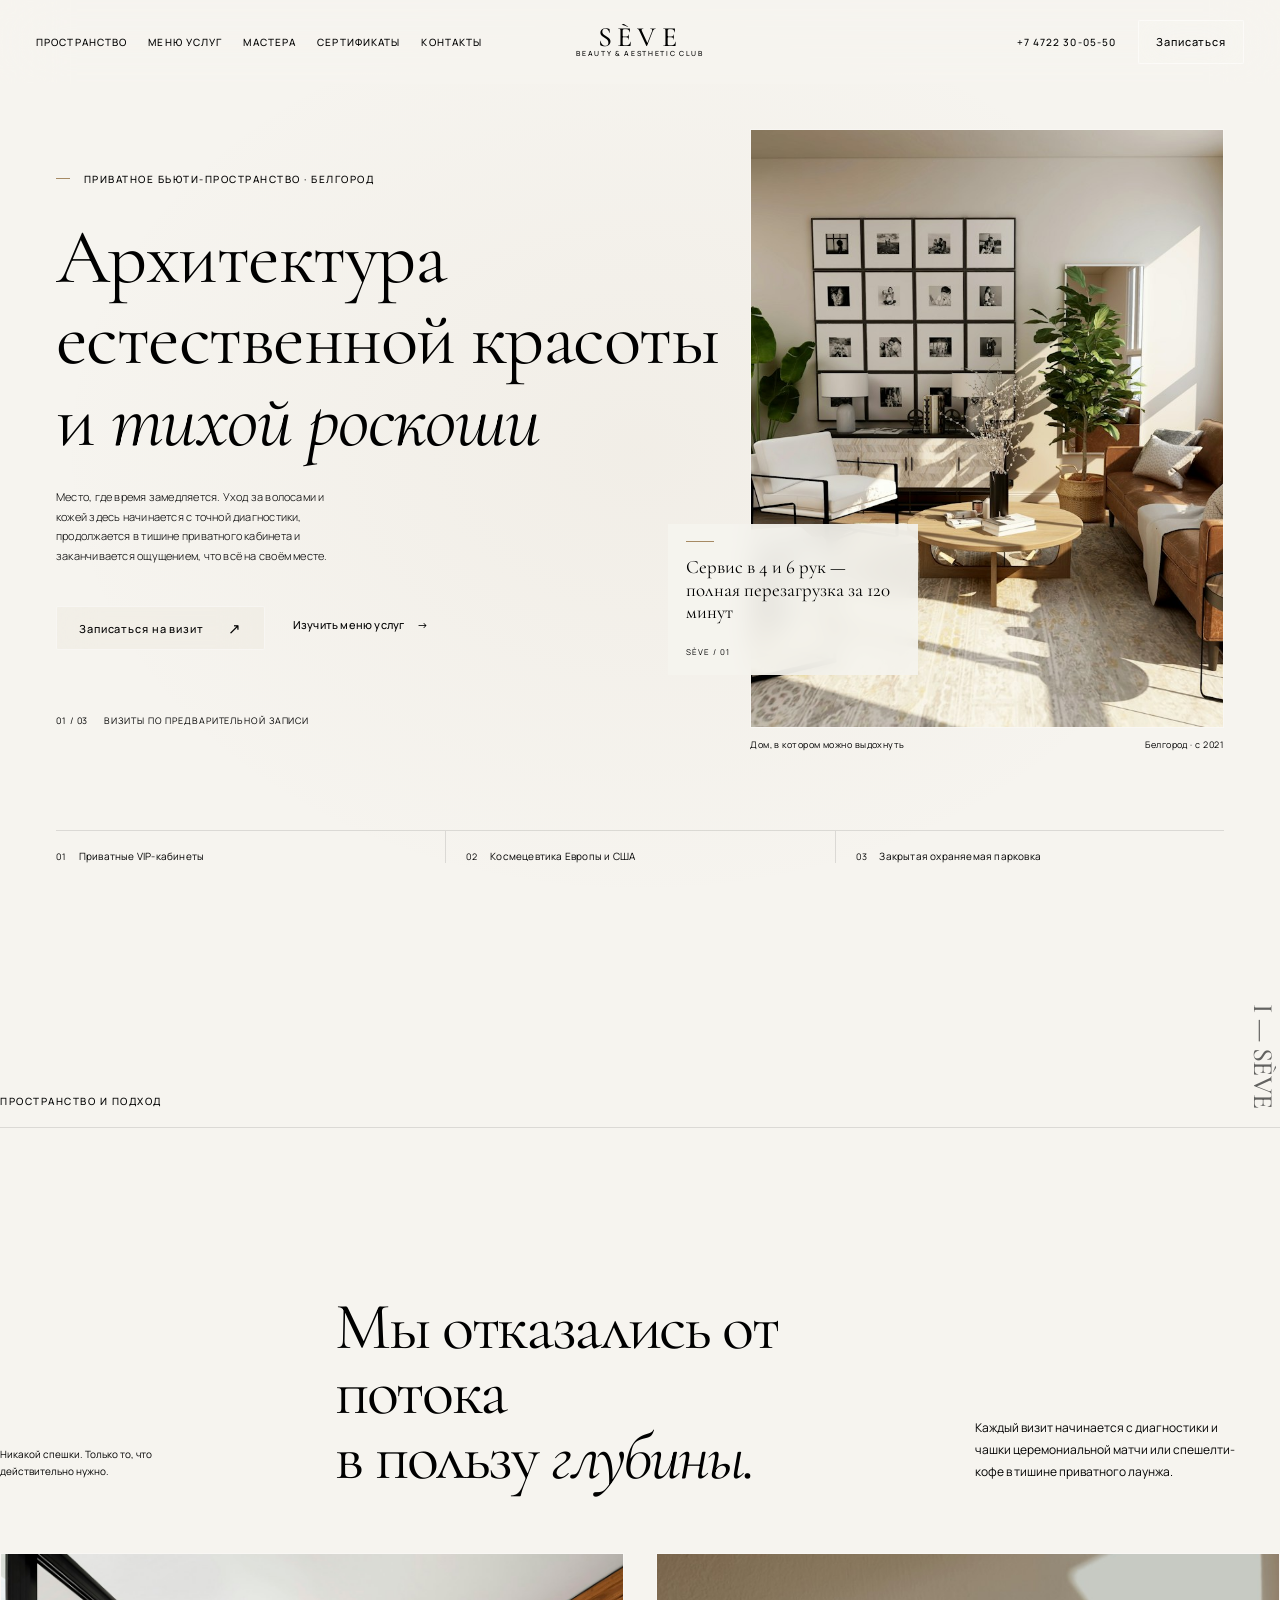
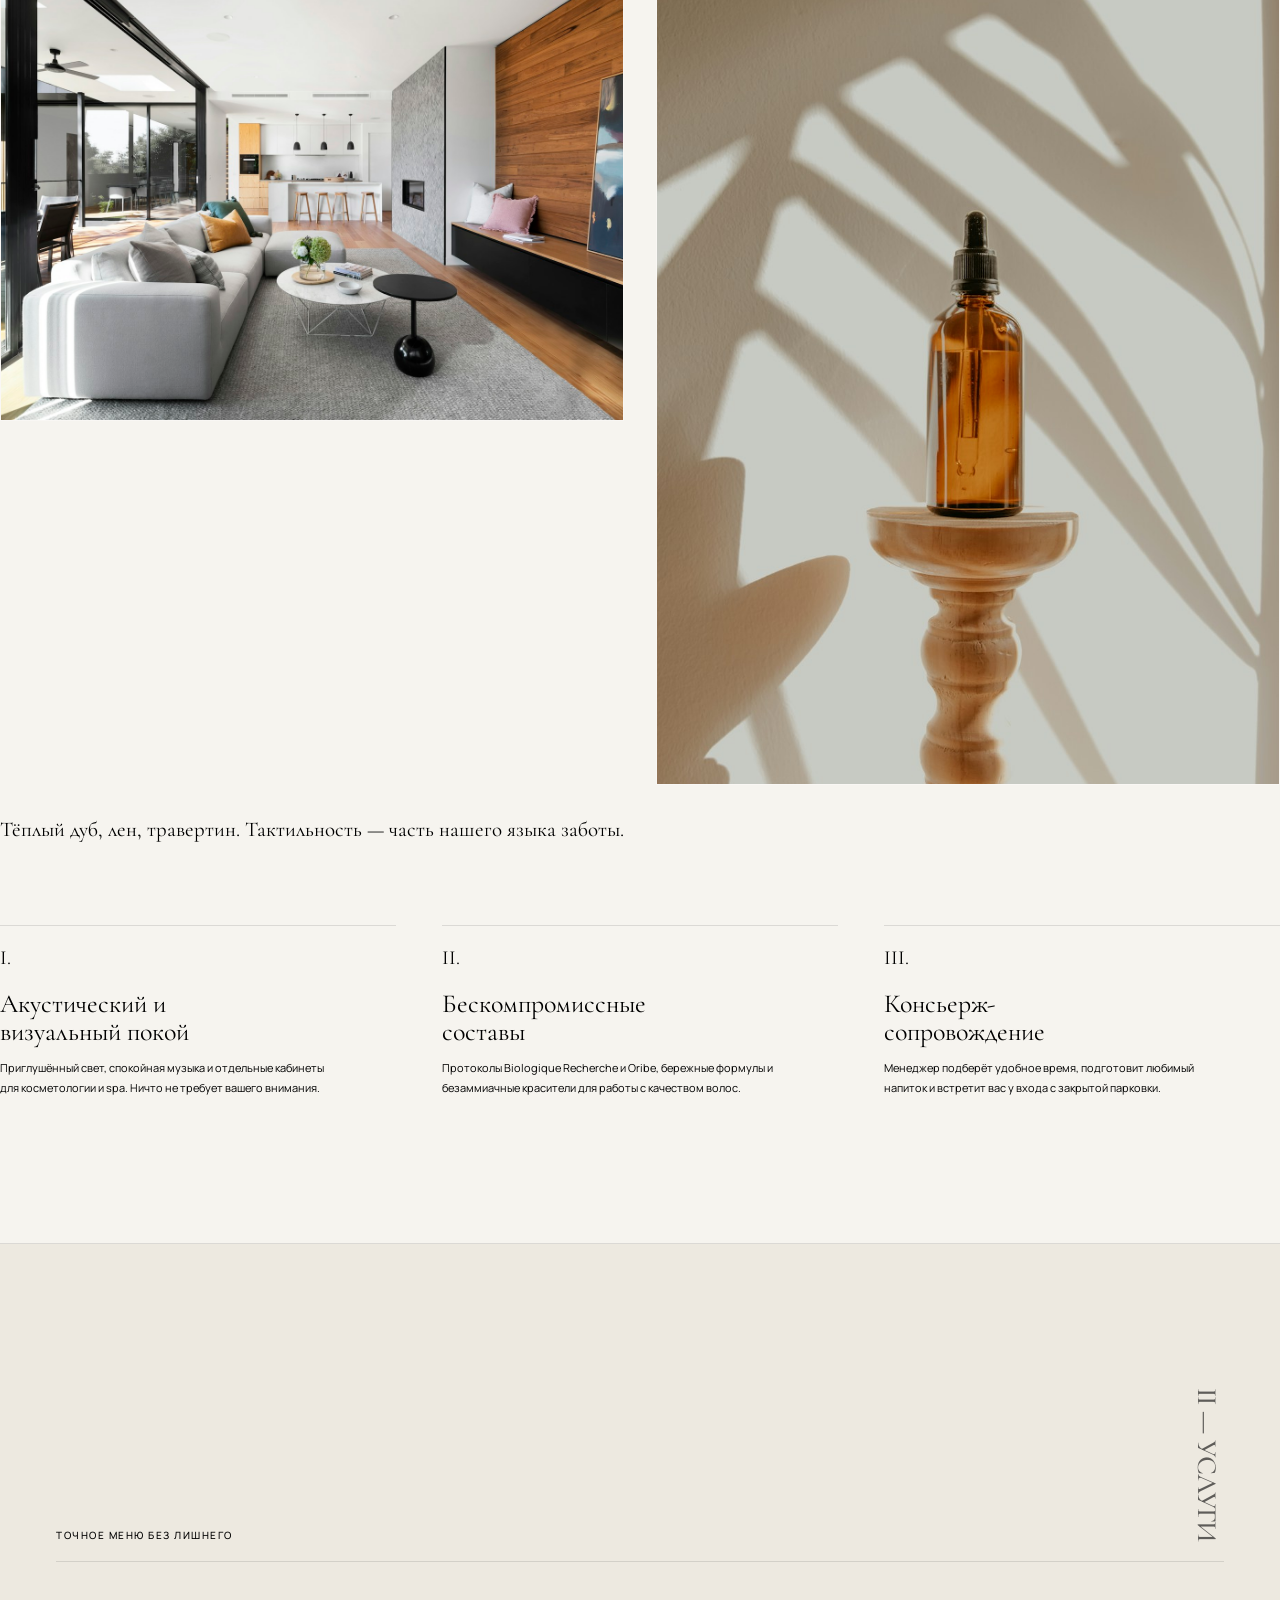
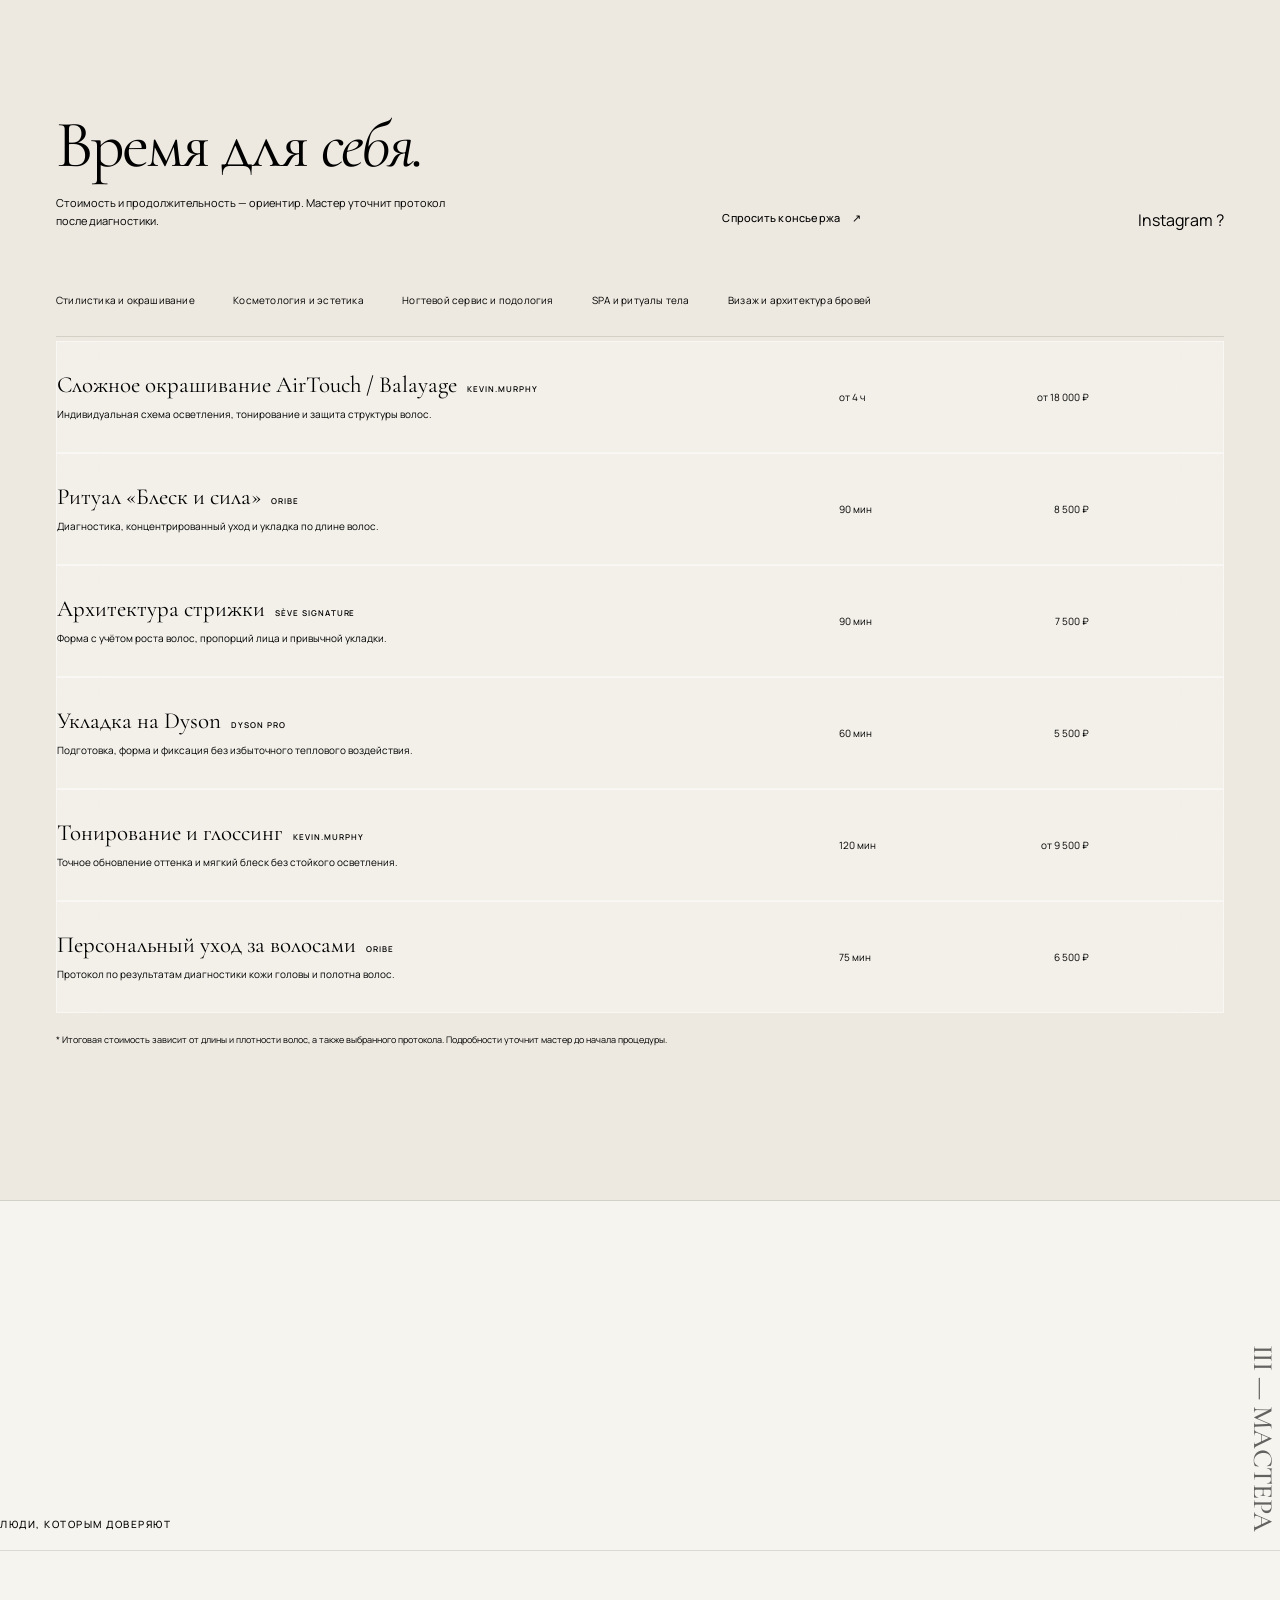
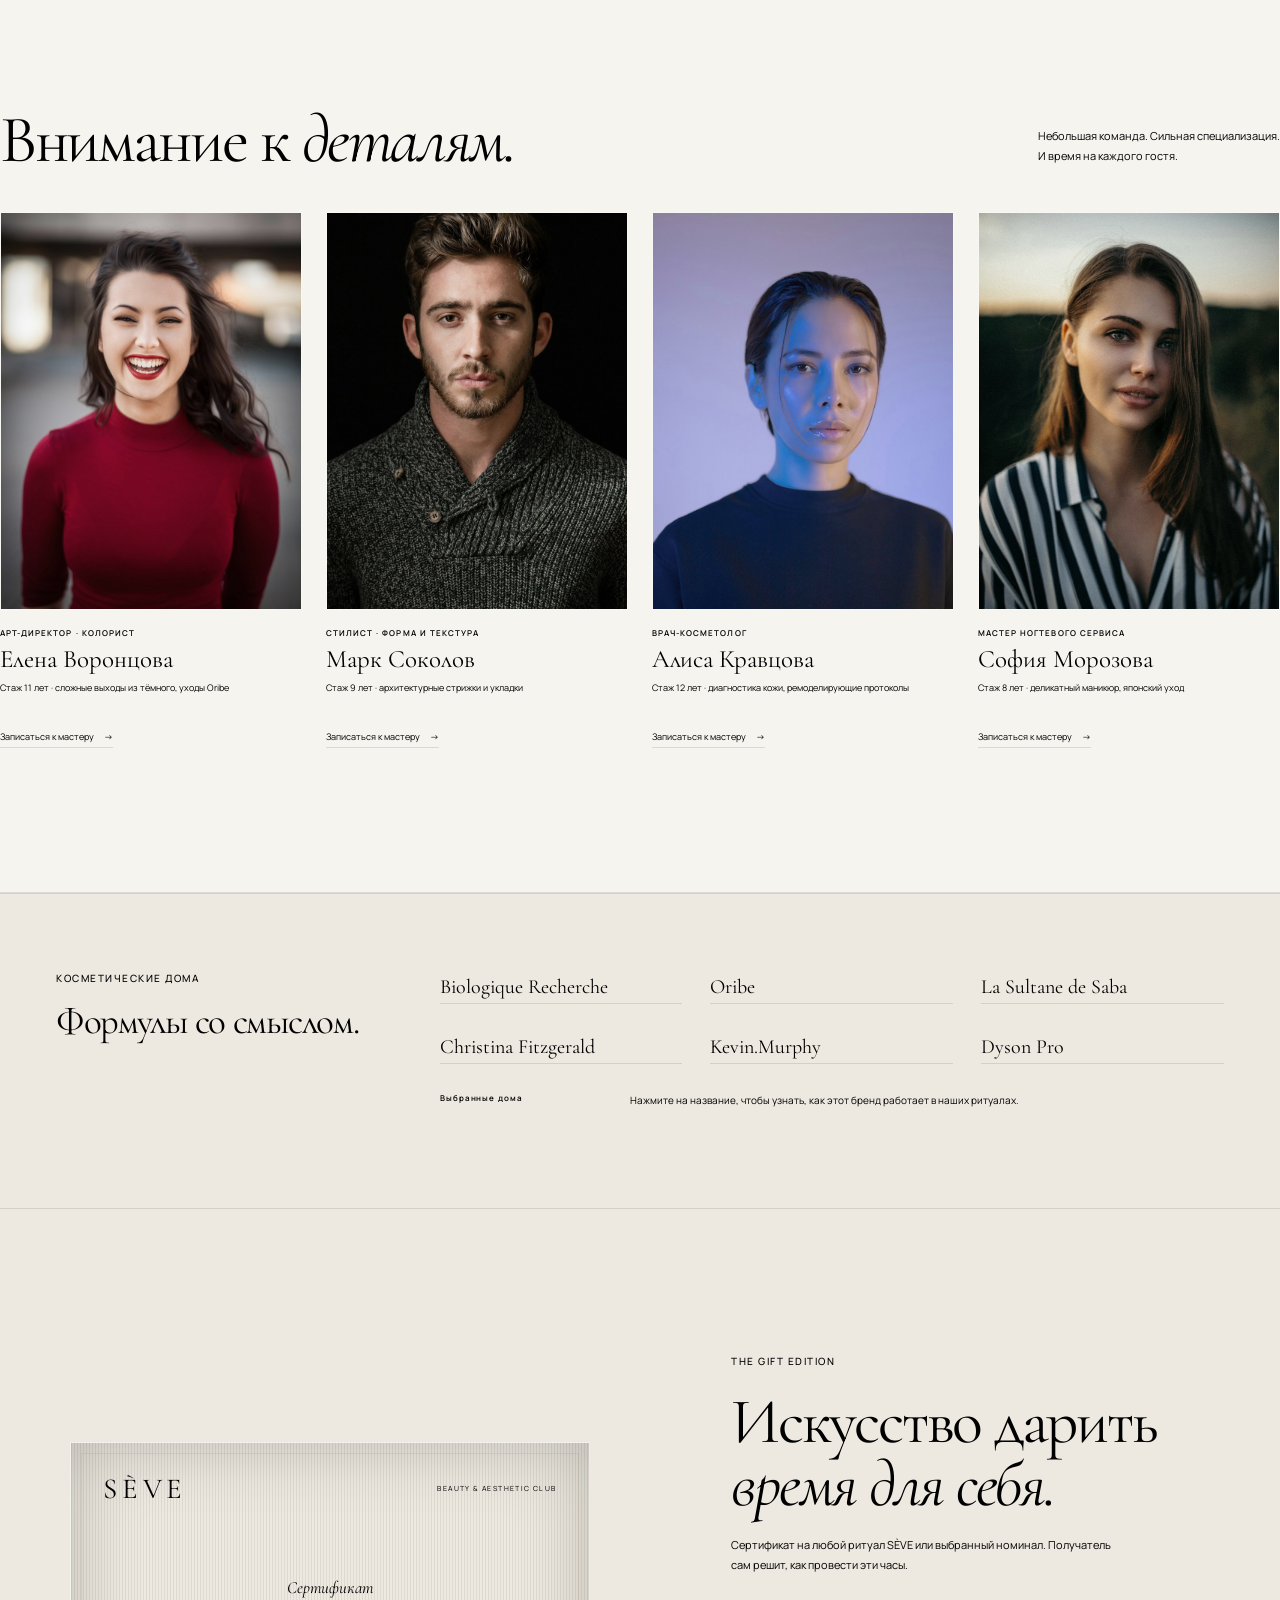
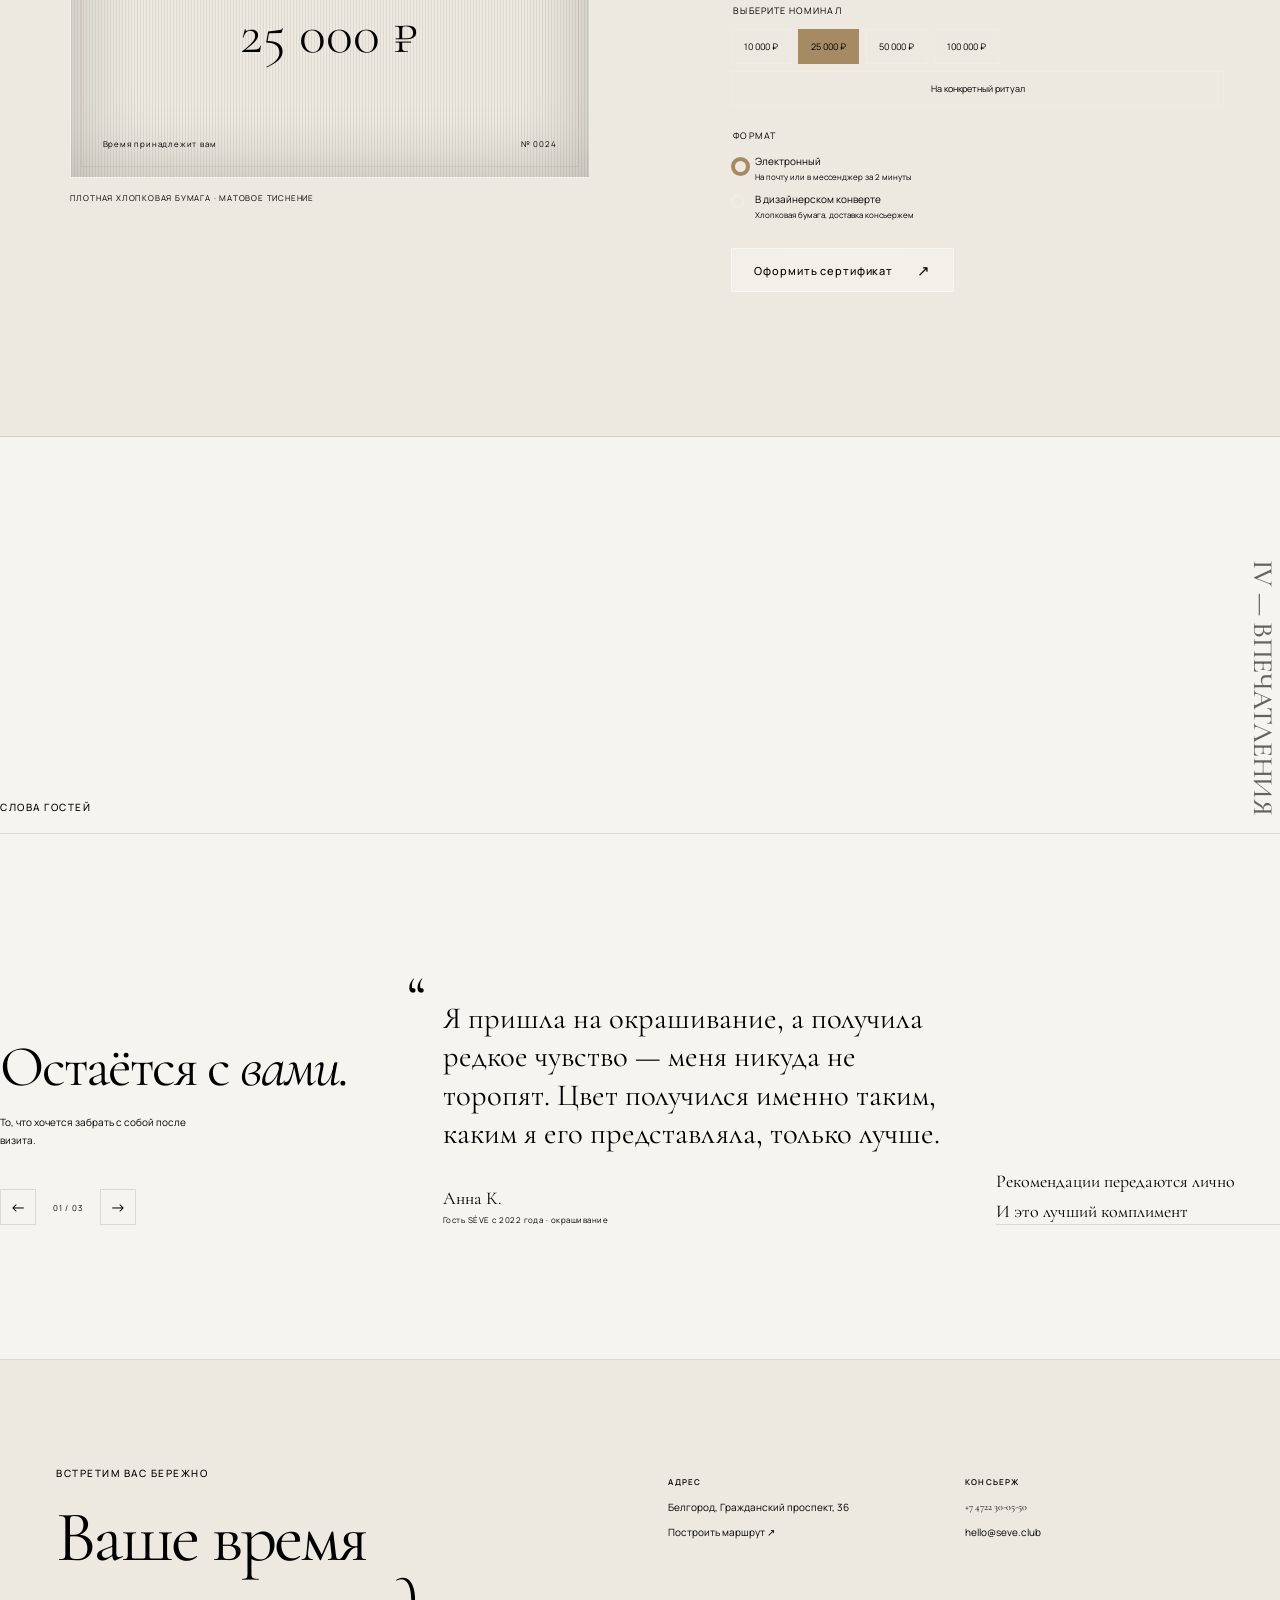
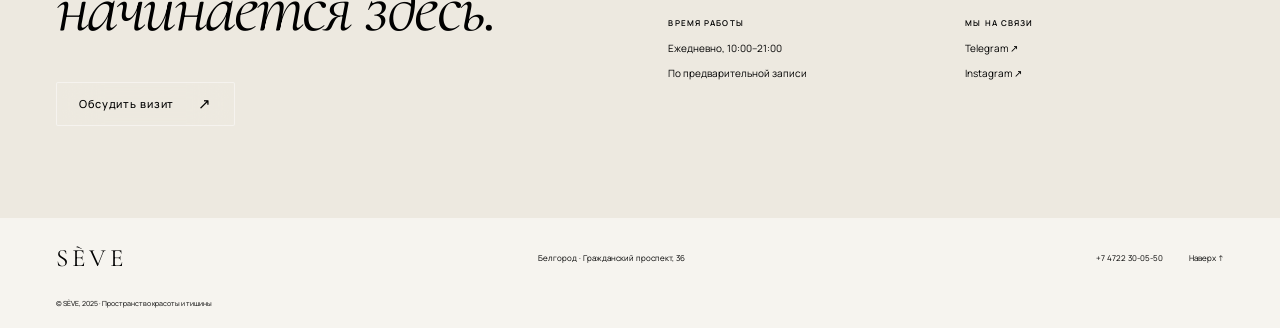
<file: index.html>
<!doctype html>
<html lang="ru">
  <head>
    <meta charset="utf-8" />
    <meta name="viewport" content="width=device-width, initial-scale=1" />
    <meta name="theme-color" content="#f6f4ef" />
    <meta
      name="description"
      content="SÈVE — приватное бьюти-пространство в Белгороде. Косметология, стилистика, spa-ритуалы и сервис в четыре и шесть рук."
    />
    <title>SÈVE — пространство красоты и тишины</title>
    <link rel="preconnect" href="https://fonts.googleapis.com" />
    <link rel="preconnect" href="https://fonts.gstatic.com" crossorigin />
    <link
      href="https://fonts.googleapis.com/css2?family=Cormorant+Garamond:ital,wght@0,300;0,400;0,500;0,600;1,400;1,500&family=Manrope:wght@300;400;500;600&display=swap"
      rel="stylesheet"
    />
    <link rel="stylesheet" href="styles.css" />
    <script type="module" src="script.js?v=liquid-glass"></script>
  </head>
  <body>
    <div class="page-loader">
      <mark>SÈVE</mark>
    </div>
    <a class="skip-link" href="#main">Перейти к содержанию</a>
    <header class="site-header" id="top">
      <div class="header-inner">
        <nav class="desktop-nav" aria-label="Главная навигация">
          <a href="#space">Пространство</a><a href="#menu">Меню услуг</a
          ><a href="#team">Мастера</a><a href="#gifts">Сертификаты</a
          ><a href="#contacts">Контакты</a>
        </nav>
        <a class="wordmark" href="#top" aria-label="SÈVE — на главную"
          ><span>SÈVE</span><small>BEAUTY &amp; AESTHETIC CLUB</small></a
        >
        <div class="header-actions">
          <a class="header-phone" href="tel:+74722300550">+7 4722 30-05-50</a
          ><button
            class="button button-outline header-book"
            type="button"
            data-booking-open
          >
            Записаться</button
          ><button
            class="menu-toggle"
            type="button"
            aria-label="Открыть меню"
            aria-expanded="false"
            aria-controls="mobile-menu"
          >
            <span></span><span></span>
          </button>
        </div>
      </div>
      <nav
        class="mobile-menu"
        id="mobile-menu"
        aria-label="Мобильная навигация"
        inert
      >
        <div class="mobile-menu-links">
          <a href="#space"><span>01</span> Пространство</a
          ><a href="#menu"><span>02</span> Меню услуг</a
          ><a href="#team"><span>03</span> Мастера</a
          ><a href="#gifts"><span>04</span> Сертификаты</a
          ><a href="#contacts"><span>05</span> Контакты</a>
        </div>
        <div class="mobile-menu-contact">
          <span>Консьерж</span><a href="tel:+74722300550">+7 4722 30-05-50</a
          ><a href="https://t.me/seveclub" target="_blank" rel="noreferrer"
            >Написать в Telegram ↗</a
          ><a href="https://instagram.com/seve.club" target="_blank" rel="noreferrer"
            >Instagram ↗</a
          >
        </div>
      </nav>
    </header>
    <main id="main">
      <section class="hero page-shell" aria-labelledby="hero-title">
        <div class="hero-copy">
          <p class="eyebrow">
            <span class="eyebrow-mark"></span> Приватное бьюти-пространство ·
            Белгород
          </p>
          <h1 id="hero-title">
            Архитектура естественной красоты и <em>тихой роскоши</em>
          </h1>
          <p class="hero-manifest">
            Место, где время замедляется. Уход за волосами и кожей здесь
            начинается с точной диагностики, продолжается в тишине приватного
            кабинета и заканчивается ощущением, что всё на своём месте.
          </p>
          <div class="hero-actions">
            <button class="button button-dark" type="button" data-booking-open>
              Записаться на визит <span aria-hidden="true">↗</span></button
            ><a class="text-link" href="#menu"
              >Изучить меню услуг <span aria-hidden="true">→</span></a
            >
          </div>
          <div class="hero-note">
            <span>01 / 03</span><span>Визиты по предварительной записи</span>
          </div>
        </div>
        <div class="hero-visual">
          <div class="image-frame hero-image">
            <img
              src="assets/images/hero-interior.jpg"
              alt="Светлый интерьер с натуральным камнем и мягким рассеянным светом"
              fetchpriority="high"
            />
          </div>
          <div class="image-caption">
            <span>Дом, в котором можно выдохнуть</span
            ><span>Белгород · с 2021</span>
          </div>
          <div class="hero-callout">
            <span class="callout-rule"></span>
            <p>Сервис в 4 и 6 рук —<br />полная перезагрузка за 120 минут</p>
            <span class="callout-index">SÈVE / 01</span>
          </div>
        </div>
        <div class="hero-facts" aria-label="Особенности пространства">
          <p><span>01</span> Приватные VIP-кабинеты</p>
          <p><span>02</span> Космецевтика Европы и США</p>
          <p><span>03</span> Закрытая охраняемая парковка</p>
        </div>
      </section>
      <section
        class="story section-space"
        id="space"
        aria-labelledby="story-title"
      >
        <div class="section-heading">
          <p class="eyebrow">Пространство и подход</p>
          <span class="section-index">I — SÈVE</span>
        </div>
        <div class="story-intro">
          <p class="story-kicker">
            Никакой спешки. Только то, что действительно нужно.
          </p>
          <h2 id="story-title">
            Мы отказались от потока<br />в пользу <em>глубины.</em>
          </h2>
          <p class="story-lead">
            Каждый визит начинается с диагностики и чашки церемониальной матчи
            или спешелти-кофе в тишине приватного лаунжа.
          </p>
        </div>
        <div class="story-gallery">
          <figure class="image-frame story-wide">
            <img
              src="assets/images/story-lounge.jpg"
              alt="Тихая гостиная в природных оттенках, дерево и фактурная штукатурка"
              loading="lazy"
            />
            <figcaption>
              01 / Материалы, которые хочется рассматривать
            </figcaption>
          </figure>
          <figure class="image-frame story-detail">
            <img
              src="assets/images/story-products.jpg"
              alt="Флаконы профессионального ухода на спокойном фоне"
              loading="lazy"
            />
            <figcaption>02 / Ритуал начинается до процедуры</figcaption>
          </figure>
          <p class="gallery-note">
            Тёплый дуб, лен, травертин. Тактильность — часть нашего языка
            заботы.
          </p>
        </div>
        <div class="ritual-grid">
          <article class="ritual-item">
            <span class="roman">I.</span>
            <h3>Акустический и визуальный покой</h3>
            <p>
              Приглушённый свет, спокойная музыка и отдельные кабинеты для
              косметологии и spa. Ничто не требует вашего внимания.
            </p>
          </article>
          <article class="ritual-item">
            <span class="roman">II.</span>
            <h3>Бескомпромиссные составы</h3>
            <p>
              Протоколы Biologique Recherche и Oribe, бережные формулы и
              безаммиачные красители для работы с качеством волос.
            </p>
          </article>
          <article class="ritual-item">
            <span class="roman">III.</span>
            <h3>Консьерж-сопровождение</h3>
            <p>
              Менеджер подберёт удобное время, подготовит любимый напиток и
              встретит вас у входа с закрытой парковки.
            </p>
          </article>
        </div>
      </section>
      <section
        class="menu-section section-space"
        id="menu"
        aria-labelledby="menu-title"
      >
        <div class="section-heading">
          <p class="eyebrow">Точное меню без лишнего</p>
          <span class="section-index">II — УСЛУГИ</span>
        </div>
        <div class="menu-title-row">
          <div>
            <h2 id="menu-title">Время для <em>себя.</em></h2>
            <p>
              Стоимость и продолжительность — ориентир. Мастер уточнит протокол
              после диагностики.
            </p>
          </div>
          <a class="text-link menu-contact-link" href="#contacts"
            >Спросить консьержа <span aria-hidden="true">↗</span></a
          ><a href="https://instagram.com/seve.club" target="_blank" rel="noreferrer"
            >Instagram ?</a
          >
        </div>
        <div
          class="service-tabs"
          role="tablist"
          aria-label="Категории услуг"
        ></div>
        <div
          class="service-panel"
          id="service-panel"
          role="tabpanel"
          aria-live="polite"
          aria-label="Услуги выбранной категории"
        >
          <div class="service-list"></div>
        </div>
        <p class="menu-footnote">
          * Итоговая стоимость зависит от длины и плотности волос, а также
          выбранного протокола. Подробности уточнит мастер до начала процедуры.
        </p>
      </section>
      <section
        class="team-section section-space"
        id="team"
        aria-labelledby="team-title"
      >
        <div class="section-heading">
          <p class="eyebrow">Люди, которым доверяют</p>
          <span class="section-index">III — МАСТЕРА</span>
        </div>
        <div class="team-title-row">
          <h2 id="team-title">Внимание к <em>деталям.</em></h2>
          <p>
            Небольшая команда. Сильная специализация.<br />И время на каждого
            гостя.
          </p>
        </div>
        <div class="team-grid">
          <article class="master">
            <div class="image-frame master-photo">
              <img
                src="assets/images/master-elena-new.jpg"
                alt="Портрет арт-директора Елены Воронцовой"
                loading="lazy"
              />
            </div>
            <p class="master-role">Арт-директор · колорист</p>
            <h3>Елена Воронцова</h3>
            <p class="master-focus">
              Стаж 11 лет · сложные выходы из тёмного, уходы Oribe
            </p>
            <button
              class="master-link"
              type="button"
              data-master-book="Елена Воронцова"
            >
              Записаться к мастеру <span>→</span>
            </button>
          </article>
          <article class="master">
            <div class="image-frame master-photo">
              <img
                src="assets/images/master-mark-new.jpg"
                alt="Портрет стилиста Марка Соколова"
                loading="lazy"
              />
            </div>
            <p class="master-role">Стилист · форма и текстура</p>
            <h3>Марк Соколов</h3>
            <p class="master-focus">
              Стаж 9 лет · архитектурные стрижки и укладки
            </p>
            <button
              class="master-link"
              type="button"
              data-master-book="Марк Соколов"
            >
              Записаться к мастеру <span>→</span>
            </button>
          </article>
          <article class="master">
            <div class="image-frame master-photo">
              <img
                src="assets/images/master-alisa.jpg"
                alt="Портрет косметолога Алисы Кравцовой"
                loading="lazy"
              />
            </div>
            <p class="master-role">Врач-косметолог</p>
            <h3>Алиса Кравцова</h3>
            <p class="master-focus">
              Стаж 12 лет · диагностика кожи, ремоделирующие протоколы
            </p>
            <button
              class="master-link"
              type="button"
              data-master-book="Алиса Кравцова"
            >
              Записаться к мастеру <span>→</span>
            </button>
          </article>
          <article class="master">
            <div class="image-frame master-photo">
              <img
                src="assets/images/master-sofia.jpg"
                alt="Портрет мастера ногтевого сервиса Софии Морозовой"
                loading="lazy"
              />
            </div>
            <p class="master-role">Мастер ногтевого сервиса</p>
            <h3>София Морозова</h3>
            <p class="master-focus">
              Стаж 8 лет · деликатный маникюр, японский уход
            </p>
            <button
              class="master-link"
              type="button"
              data-master-book="София Морозова"
            >
              Записаться к мастеру <span>→</span>
            </button>
          </article>
        </div>
      </section>
      <section class="brands-section" aria-labelledby="brands-title">
        <div class="brands-inner page-shell">
          <div class="brands-heading">
            <p class="eyebrow">Косметические дома</p>
            <h2 id="brands-title">Формулы со смыслом.</h2>
          </div>
          <div class="brand-list" role="list">
            <button
              type="button"
              class="brand-name"
              data-brand="BIOLOGIQUE RECHERCHE"
              data-description="Высокие концентрации активных компонентов и протоколы, которые косметолог подбирает после диагностики кожи."
              role="listitem"
            >
              Biologique Recherche</button
            ><button
              type="button"
              class="brand-name"
              data-brand="ORIBE"
              data-description="Уход за волосами с клинически продуманными формулами и текстурами, которые поддерживают результат салонного ритуала."
              role="listitem"
            >
              Oribe</button
            ><button
              type="button"
              class="brand-name"
              data-brand="LA SULTANE DE SABA"
              data-description="Восточные традиции ухода за телом, натуральные масла и композиции для продолжительных spa-ритуалов."
              role="listitem"
            >
              La Sultane de Saba</button
            ><button
              type="button"
              class="brand-name"
              data-brand="CHRISTINA FITZGERALD"
              data-description="Профессиональная система маникюра с бережными покрытиями и оттенками, созданными для естественного образа."
              role="listitem"
            >
              Christina Fitzgerald</button
            ><button
              type="button"
              class="brand-name"
              data-brand="KEVIN.MURPHY"
              data-description="Лёгкие формулы и выразительная текстура для укладок, которым не нужна тяжесть стайлинга."
              role="listitem"
            >
              Kevin.Murphy</button
            ><button
              type="button"
              class="brand-name"
              data-brand="DYSON PROFESSIONAL"
              data-description="Точная работа с температурой и воздушным потоком помогает сохранить качество волос во время укладки."
              role="listitem"
            >
              Dyson Pro
            </button>
          </div>
          <p class="brand-description" aria-live="polite">
            <span class="brand-description-name">Выбранные дома</span
            ><span class="brand-description-copy"
              >Нажмите на название, чтобы узнать, как этот бренд работает в
              наших ритуалах.</span
            >
          </p>
        </div>
      </section>
      <section
        class="gift-section section-space"
        id="gifts"
        aria-labelledby="gift-title"
      >
        <div class="gift-inner page-shell">
          <div
            class="gift-visual"
            aria-label="Предпросмотр подарочного сертификата"
          >
            <div class="gift-card" id="gift-card">
              <div class="gift-card-top">
                <span>SÈVE</span><span>BEAUTY &amp; AESTHETIC CLUB</span>
              </div>
              <div class="gift-card-center">
                <span>Сертификат</span
                ><strong class="gift-card-amount">25 000 ₽</strong>
              </div>
              <div class="gift-card-bottom">
                <span>Время принадлежит вам</span><span>№ 0024</span>
              </div>
            </div>
            <p class="gift-caption">
              Плотная хлопковая бумага · матовое тиснение
            </p>
          </div>
          <div class="gift-copy">
            <p class="eyebrow">The gift edition</p>
            <h2 id="gift-title">
              Искусство дарить<br /><em>время для себя.</em>
            </h2>
            <p class="gift-description">
              Сертификат на любой ритуал SÈVE или выбранный номинал. Получатель
              сам решит, как провести эти часы.
            </p>
            <fieldset class="gift-options">
              <legend>Выберите номинал</legend>
              <div class="amount-options">
                <label
                  ><input
                    type="radio"
                    name="gift-amount"
                    value="10 000 ₽"
                  /><span>10 000 ₽</span></label
                ><label
                  ><input
                    type="radio"
                    name="gift-amount"
                    value="25 000 ₽"
                    checked
                  /><span>25 000 ₽</span></label
                ><label
                  ><input
                    type="radio"
                    name="gift-amount"
                    value="50 000 ₽"
                  /><span>50 000 ₽</span></label
                ><label
                  ><input
                    type="radio"
                    name="gift-amount"
                    value="100 000 ₽"
                  /><span>100 000 ₽</span></label
                ><label class="ritual-option"
                  ><input
                    type="radio"
                    name="gift-amount"
                    value="На ритуал"
                  /><span>На конкретный ритуал</span></label
                >
              </div>
            </fieldset>
            <fieldset class="gift-options gift-format">
              <legend>Формат</legend>
              <label class="format-option"
                ><input
                  type="radio"
                  name="gift-format"
                  value="Электронный сертификат"
                  checked
                /><span>Электронный</span
                ><small>На почту или в мессенджер за 2 минуты</small></label
              ><label class="format-option"
                ><input
                  type="radio"
                  name="gift-format"
                  value="В дизайнерском конверте"
                /><span>В дизайнерском конверте</span
                ><small>Хлопковая бумага, доставка консьержем</small></label
              >
            </fieldset>
            <button class="button button-light" type="button" data-gift-order>
              Оформить сертификат <span aria-hidden="true">↗</span>
            </button>
          </div>
        </div>
      </section>
      <section
        class="press-section section-space"
        aria-labelledby="press-title"
      >
        <div class="section-heading">
          <p class="eyebrow">Слова гостей</p>
          <span class="section-index">IV — ВПЕЧАТЛЕНИЯ</span>
        </div>
        <div class="press-layout">
          <div class="press-heading">
            <h2 id="press-title">Остаётся с <em>вами.</em></h2>
            <p>То, что хочется забрать с собой после визита.</p>
            <div class="quote-controls">
              <button
                type="button"
                class="quote-control"
                data-review-prev
                aria-label="Предыдущий отзыв"
              >
                ←</button
              ><span class="quote-count"
                ><span data-review-current>01</span> / 03</span
              ><button
                type="button"
                class="quote-control"
                data-review-next
                aria-label="Следующий отзыв"
              >
                →
              </button>
            </div>
          </div>
          <figure class="review-quote">
            <span class="quote-mark">“</span>
            <blockquote data-review-text>
              Я пришла на окрашивание, а получила редкое чувство — меня никуда
              не торопят. Цвет получился именно таким, каким я его представляла,
              только лучше.
            </blockquote>
            <figcaption>
              <span data-review-author>Анна К.</span
              ><span data-review-detail
                >Гость SÈVE с 2022 года · окрашивание</span
              >
            </figcaption>
          </figure>
          <div class="press-note">
            <span>Рекомендации передаются лично</span
            ><span>И это лучший комплимент</span>
          </div>
        </div>
      </section>
      <section
        class="contact-section"
        id="contacts"
        aria-labelledby="contact-title"
      >
        <div class="contact-inner page-shell">
          <div class="contact-main">
            <p class="eyebrow">Встретим вас бережно</p>
            <h2 id="contact-title">
              Ваше время<br /><em>начинается здесь.</em>
            </h2>
            <button class="button button-dark" type="button" data-booking-open>
              Обсудить визит <span aria-hidden="true">↗</span>
            </button>
          </div>
          <div class="contact-details">
            <div>
              <span class="contact-label">Адрес</span>
              <p>Белгород, Гражданский проспект, 36</p>
              <a
                href="https://yandex.ru/maps/?text=Белгород%2C%20Гражданский%20проспект%2C%2036"
                target="_blank"
                rel="noreferrer"
                >Построить маршрут ↗</a
              >
            </div>
            <div>
              <span class="contact-label">Консьерж</span
              ><a class="contact-phone" href="tel:+74722300550"
                >+7 4722 30-05-50</a
              ><a href="mailto:hello@seve.club">hello@seve.club</a>
            </div>
            <div>
              <span class="contact-label">Время работы</span>
              <p>Ежедневно, 10:00–21:00</p>
              <p>По предварительной записи</p>
            </div>
            <div class="contact-social">
              <span class="contact-label">Мы на связи</span
              ><a href="https://t.me/seveclub" target="_blank" rel="noreferrer"
                >Telegram ↗</a
              ><a href="https://instagram.com/seve.club" target="_blank" rel="noreferrer"
                >Instagram ↗</a
              >
            </div>
          </div>
        </div>
      </section>
    </main>
    <footer class="site-footer">
      <div class="footer-inner page-shell">
        <a class="footer-wordmark" href="#top">SÈVE</a>
        <p>Белгород · Гражданский проспект, 36</p>
        <a href="tel:+74722300550">+7 4722 30-05-50</a
        ><a href="#top" class="back-to-top">Наверх ↑</a
        ><small>© SÈVE, 2025 · Пространство красоты и тишины</small>
      </div>
    </footer>
    <dialog class="booking-dialog" aria-labelledby="dialog-title">
      <button class="dialog-close" type="button" aria-label="Закрыть окно">
        ×
      </button>
      <div class="dialog-layout">
        <div class="dialog-aside">
          <p class="eyebrow">SÈVE · Консьерж</p>
          <h2 id="dialog-title">Ваш следующий<br /><em>ритуал.</em></h2>
          <p>
            Оставьте контакт, и консьерж свяжется с вами, чтобы спокойно
            подобрать время и ответить на вопросы.
          </p>
          <div class="dialog-aside-contact">
            <span>Можно позвонить напрямую</span
            ><a href="tel:+74722300550">+7 4722 30-05-50</a>
          </div>
        </div>
        <form class="booking-form">
          <input
            type="hidden"
            name="request-type"
            value="Запись на визит"
          /><label class="field-label"
            >Ваше имя<input
              name="name"
              autocomplete="name"
              placeholder="Как к вам обращаться"
              required /></label
          ><label class="field-label"
            >Телефон<input
              name="phone"
              type="tel"
              autocomplete="tel"
              placeholder="+7 (___) ___-__-__"
              required
              pattern="[+0-9][0-9()\-\s]{9,}" /></label
          ><div class="field-label"
            >Категория
            <div class="custom-select" data-custom-select="category">
              <input type="hidden" name="category" value="" />
              <button class="custom-select-trigger" type="button" aria-haspopup="listbox" aria-expanded="false">
                <span data-select-label>Выберите направление</span><span aria-hidden="true">⌄</span>
              </button>
              <div class="custom-select-menu" role="listbox"></div>
            </div></div
          ><div class="field-label"
            >Услуга
            <div class="custom-select" data-custom-select="service">
              <input type="hidden" name="service" value="" />
              <button class="custom-select-trigger" type="button" aria-haspopup="listbox" aria-expanded="false">
                <span data-select-label>Можно выбрать позже</span><span aria-hidden="true">⌄</span>
              </button>
              <div class="custom-select-menu" role="listbox"></div>
            </div></div
          ><div class="field-label"
            >Мастер
            <div class="custom-select" data-custom-select="master">
              <input type="hidden" name="master" value="" />
              <button class="custom-select-trigger" type="button" aria-haspopup="listbox" aria-expanded="false">
                <span data-select-label>Подобрать с консьержем</span><span aria-hidden="true">⌄</span>
              </button>
              <div class="custom-select-menu" role="listbox">
                <button type="button" role="option" data-value="">Подобрать с консьержем</button>
                <button type="button" role="option" data-value="Елена Воронцова">Елена Воронцова</button>
                <button type="button" role="option" data-value="Марк Соколов">Марк Соколов</button>
                <button type="button" role="option" data-value="Алиса Кравцова">Алиса Кравцова</button>
                <button type="button" role="option" data-value="София Морозова">София Морозова</button>
              </div>
            </div></div
          ><label class="field-label"
            >Пожелания<textarea
              name="message"
              rows="2"
              placeholder="Удобное время, выбранный ритуал"
            ></textarea></label
          ><label class="consent-check"
            ><input type="checkbox" name="consent" required /><span
              >Согласен(на) на обработку персональных данных</span
            ></label
          ><button class="button button-dark form-submit" type="submit">
            Отправить запрос <span aria-hidden="true">↗</span>
          </button>
          <p class="form-status" aria-live="polite"></p>
        </form>
      </div>
    </dialog>
  </body>
</html>
</file>
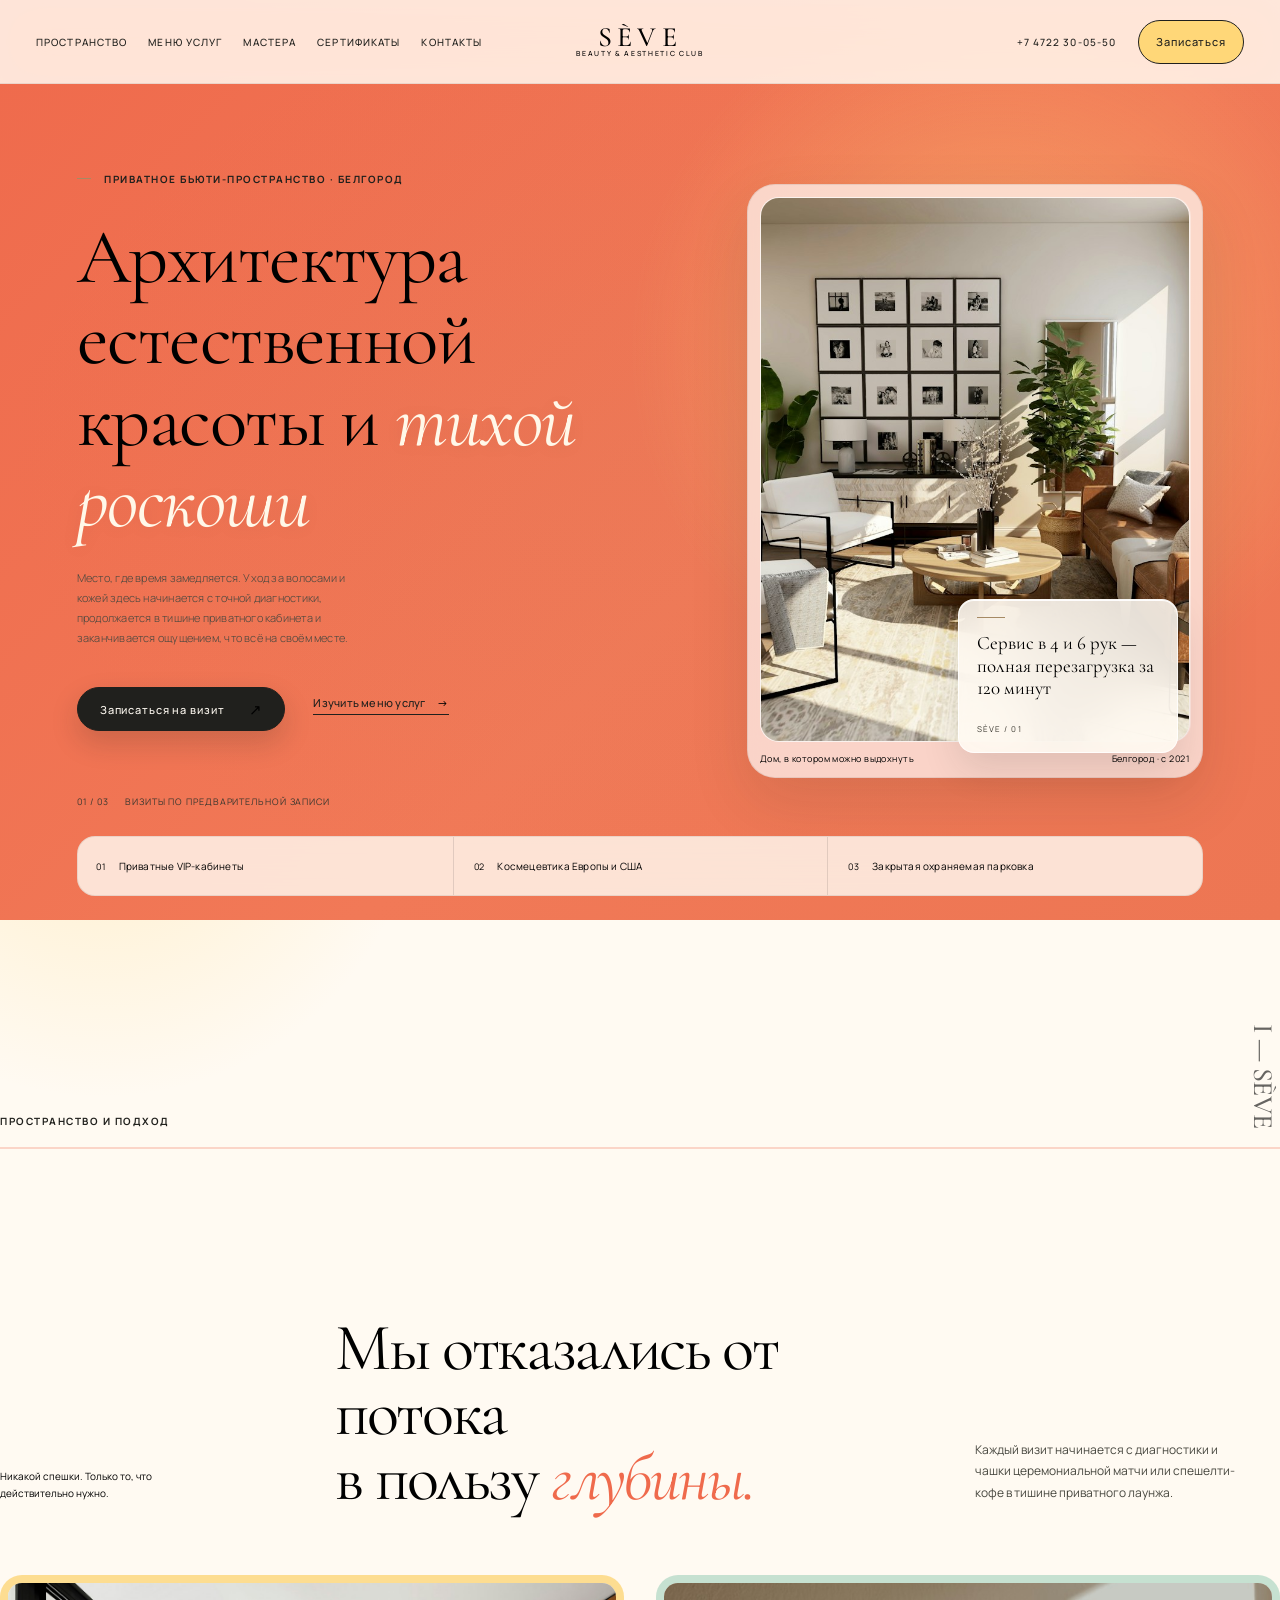
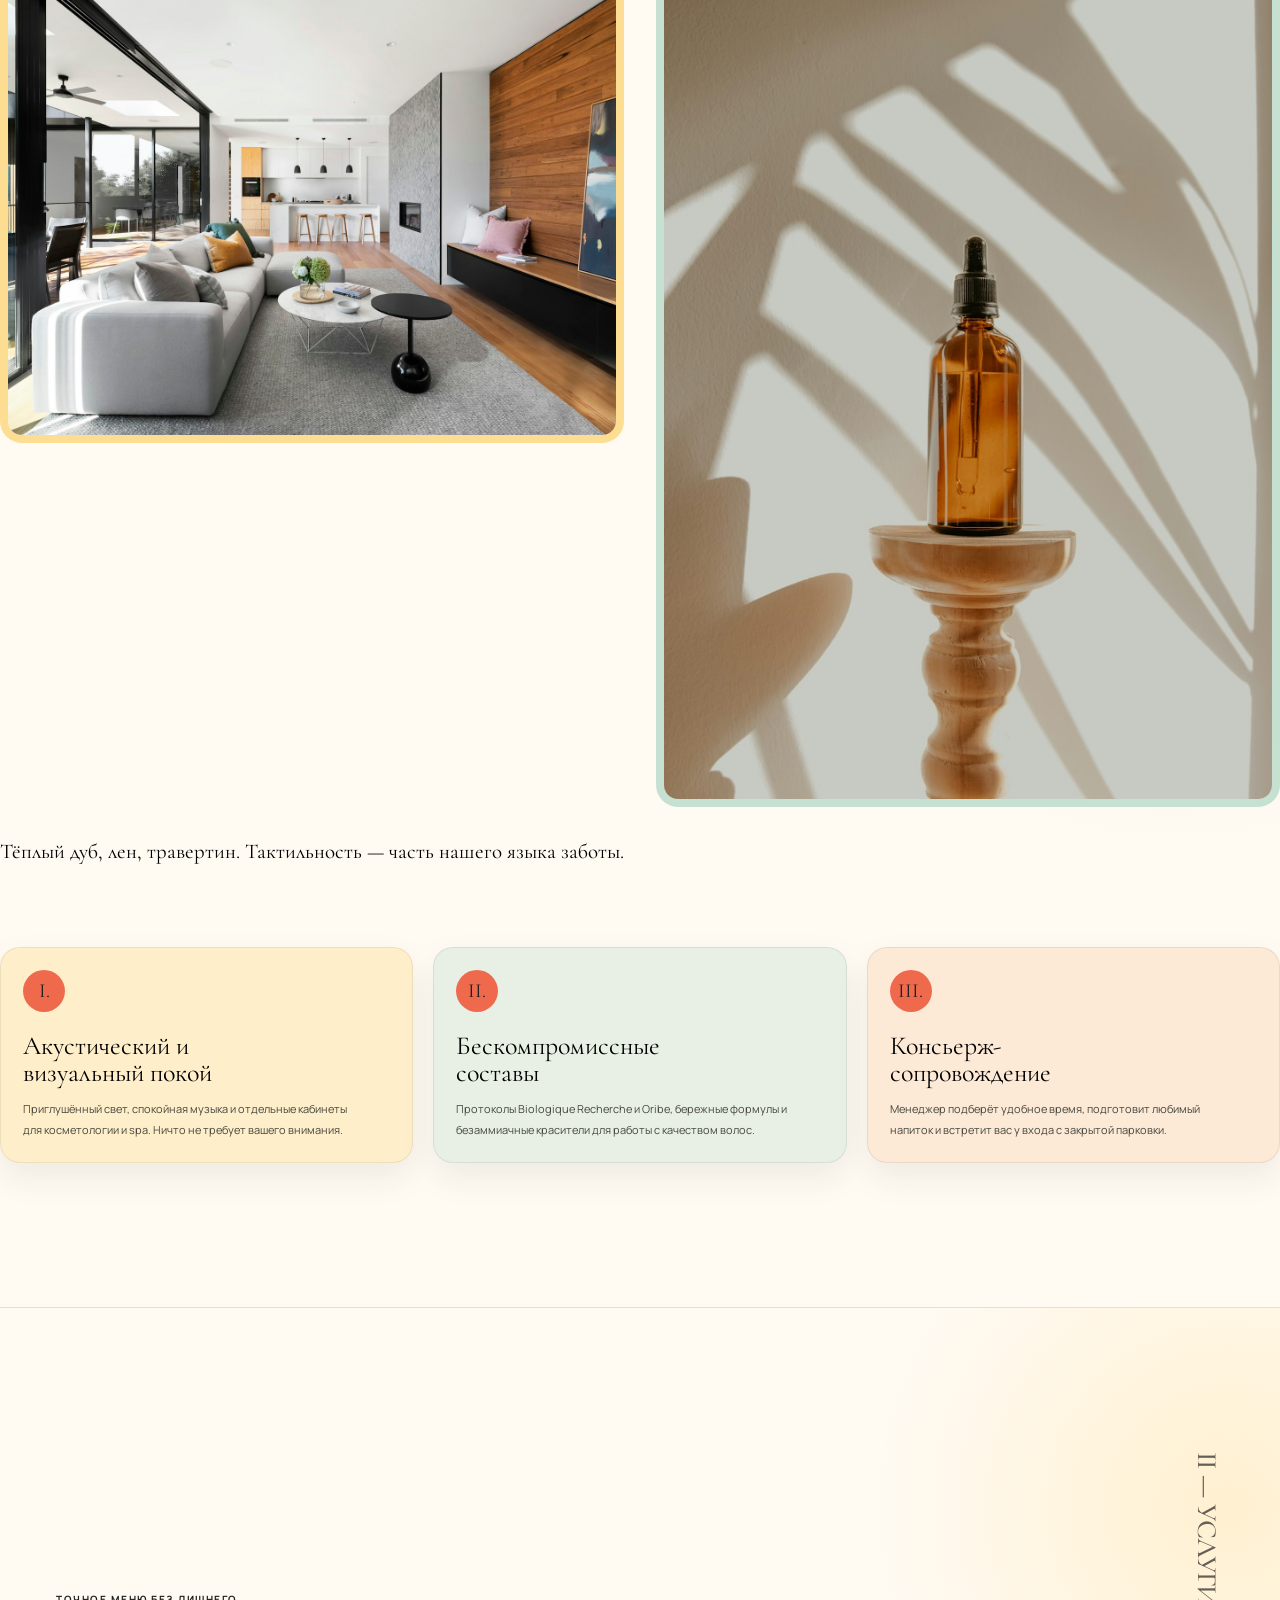
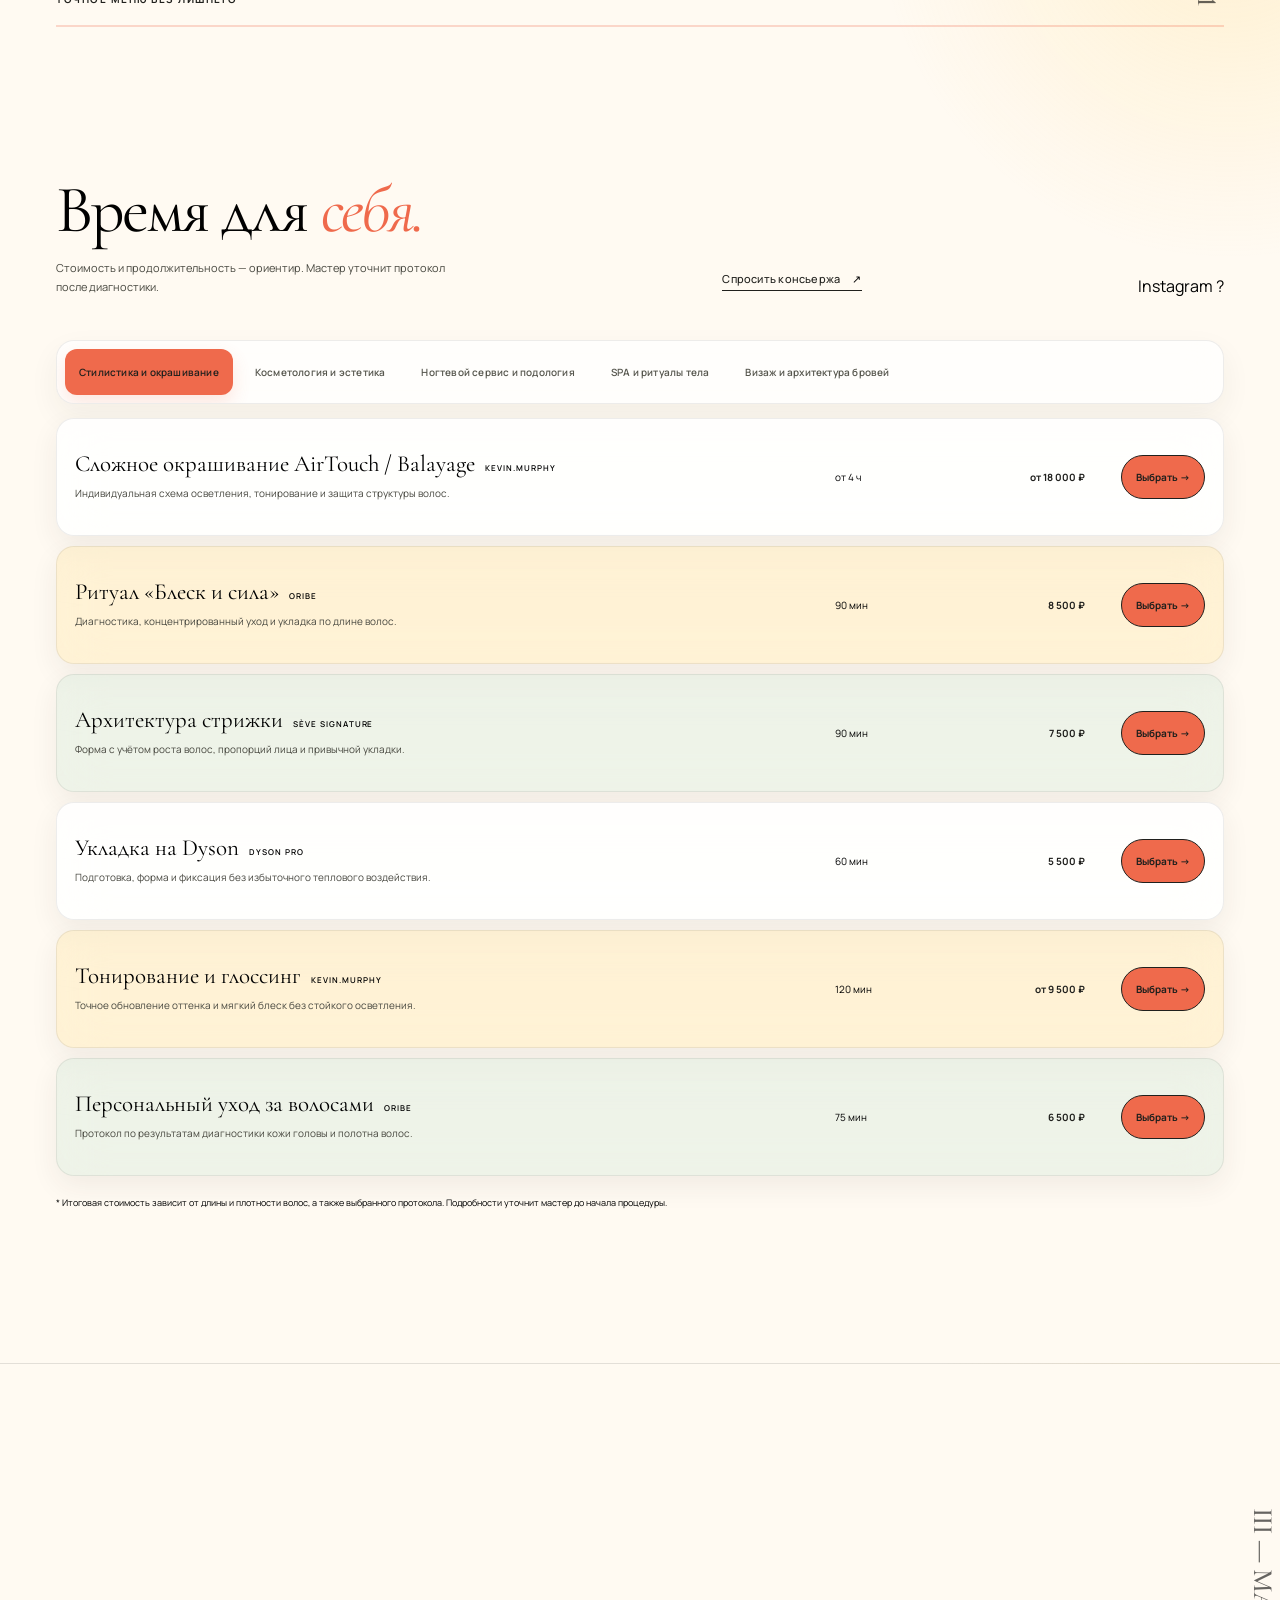
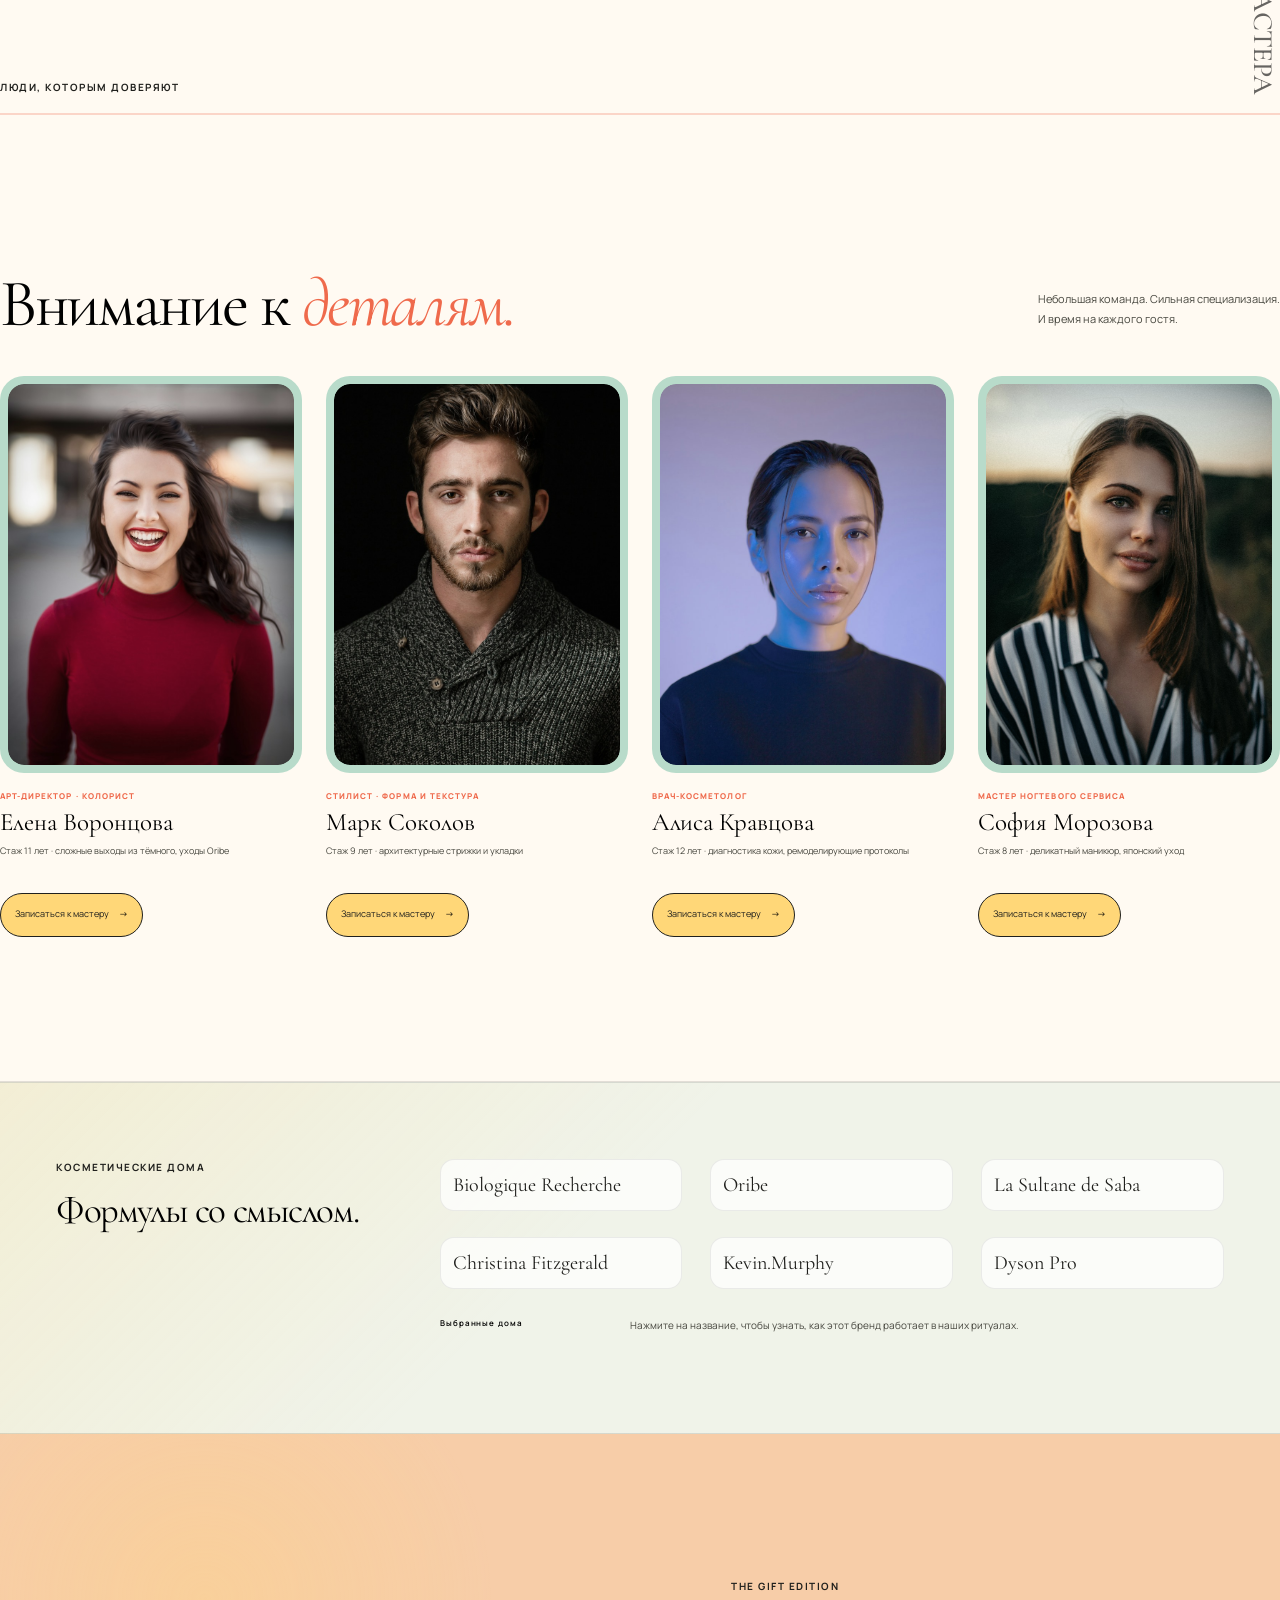
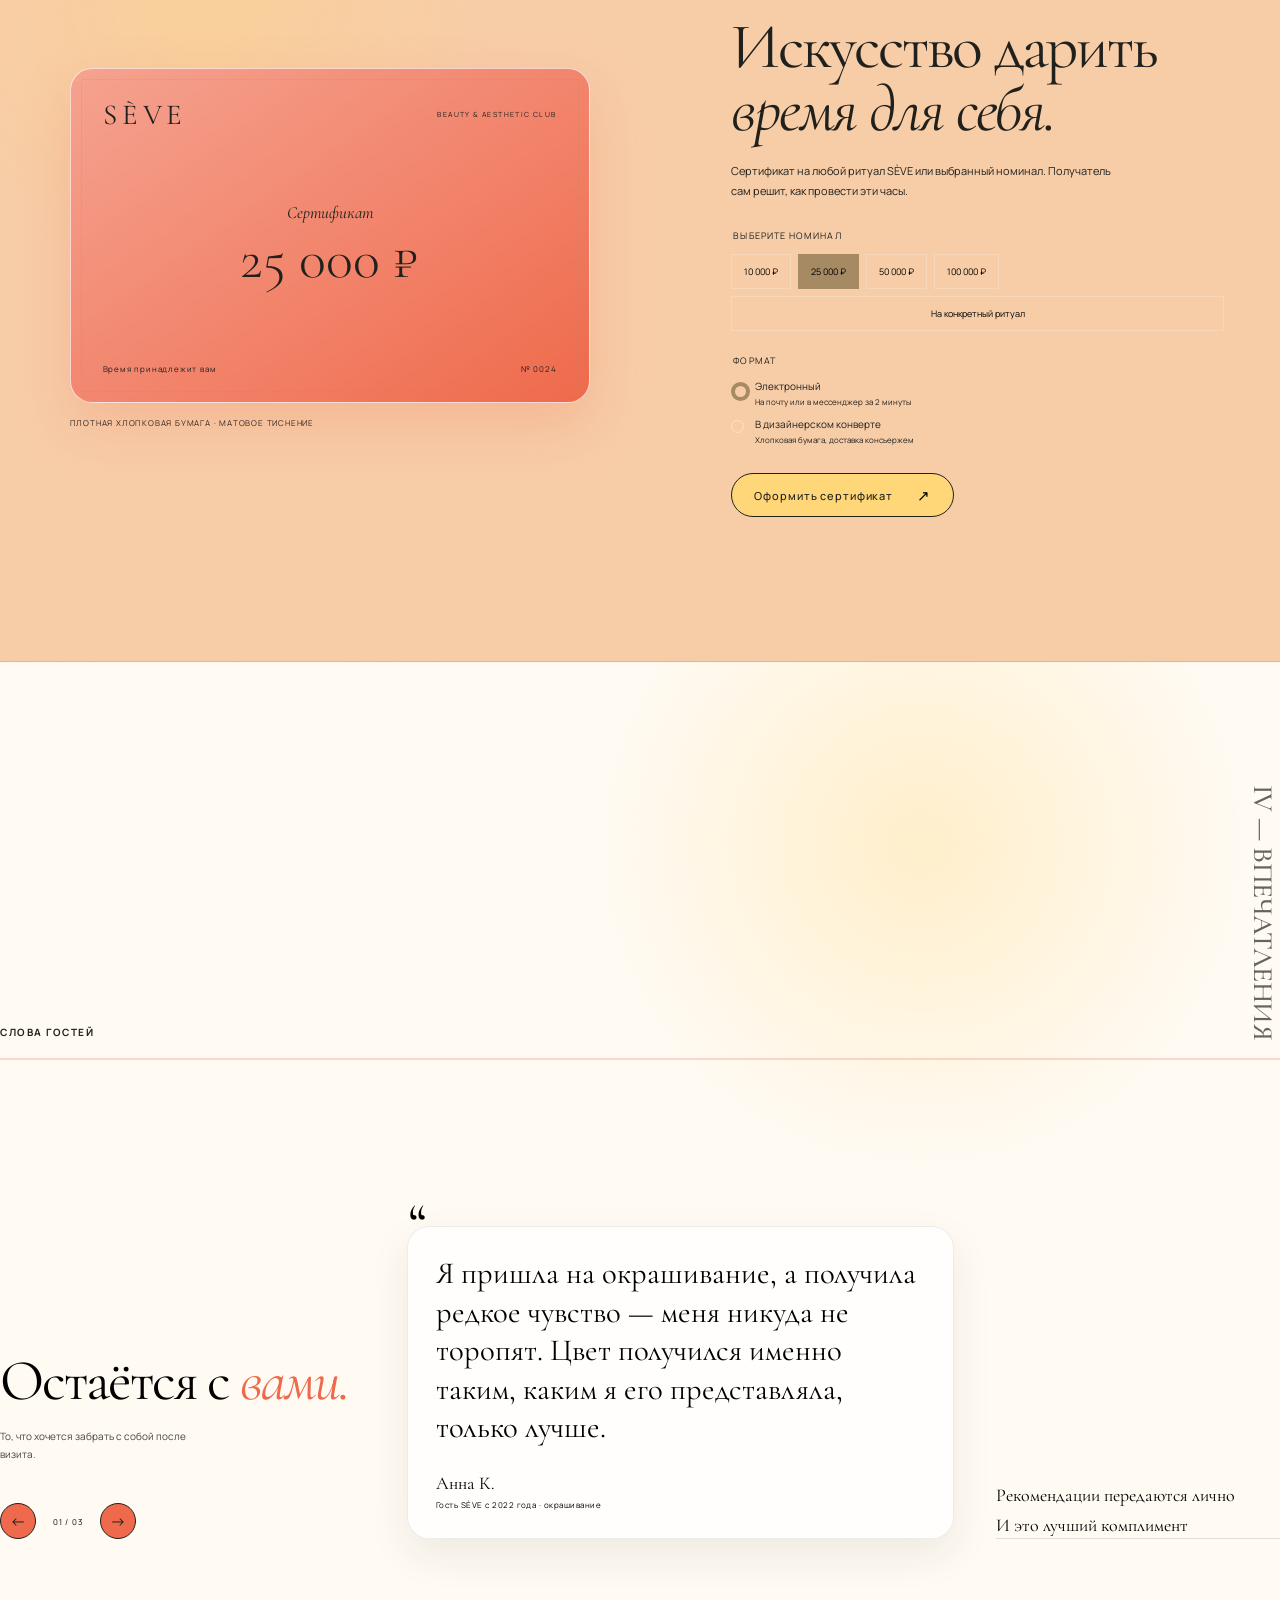
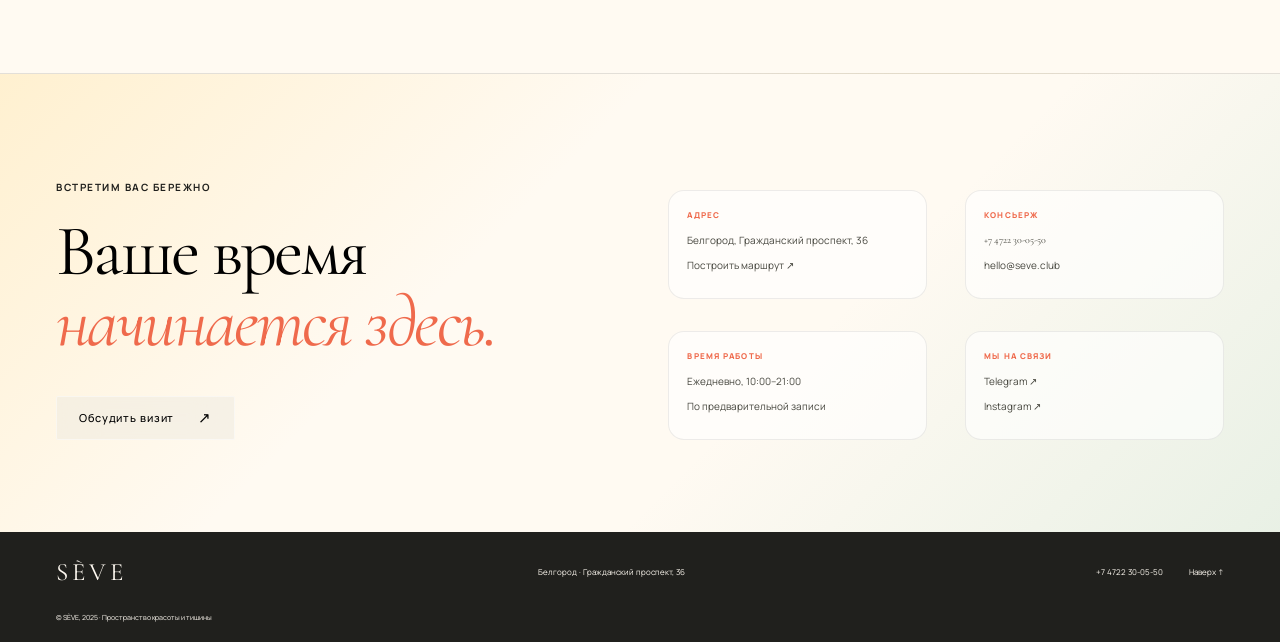
<file: salon-v2.html>
<!doctype html>
<html lang="ru">
  <head>
    <meta charset="utf-8" />
    <meta name="viewport" content="width=device-width, initial-scale=1" />
    <meta name="theme-color" content="#f6f4ef" />
    <meta
      name="description"
      content="SÈVE — приватное бьюти-пространство в Белгороде. Косметология, стилистика, spa-ритуалы и сервис в четыре и шесть рук."
    />
    <title>SÈVE — яркая тестовая версия</title>
    <link rel="preconnect" href="https://fonts.googleapis.com" />
    <link rel="preconnect" href="https://fonts.gstatic.com" crossorigin />
    <link
      href="https://fonts.googleapis.com/css2?family=Cormorant+Garamond:ital,wght@0,300;0,400;0,500;0,600;1,400;1,500&family=Manrope:wght@300;400;500;600&display=swap"
      rel="stylesheet"
    />
    <link rel="stylesheet" href="styles.css" />
    <link rel="stylesheet" href="salon-v2.css" />
    <script type="module" src="script.js?v=liquid-glass"></script>
  </head>
  <body>
    <div class="page-loader">
      <mark>SÈVE</mark>
    </div>
    <a class="skip-link" href="#main">Перейти к содержанию</a>
    <header class="site-header" id="top">
      <div class="header-inner">
        <nav class="desktop-nav" aria-label="Главная навигация">
          <a href="#space">Пространство</a><a href="#menu">Меню услуг</a
          ><a href="#team">Мастера</a><a href="#gifts">Сертификаты</a
          ><a href="#contacts">Контакты</a>
        </nav>
        <a class="wordmark" href="#top" aria-label="SÈVE — на главную"
          ><span>SÈVE</span><small>BEAUTY &amp; AESTHETIC CLUB</small></a
        >
        <div class="header-actions">
          <a class="header-phone" href="tel:+74722300550">+7 4722 30-05-50</a
          ><button
            class="button button-outline header-book"
            type="button"
            data-booking-open
          >
            Записаться</button
          ><button
            class="menu-toggle"
            type="button"
            aria-label="Открыть меню"
            aria-expanded="false"
            aria-controls="mobile-menu"
          >
            <span></span><span></span>
          </button>
        </div>
      </div>
      <nav
        class="mobile-menu"
        id="mobile-menu"
        aria-label="Мобильная навигация"
        inert
      >
        <div class="mobile-menu-links">
          <a href="#space"><span>01</span> Пространство</a
          ><a href="#menu"><span>02</span> Меню услуг</a
          ><a href="#team"><span>03</span> Мастера</a
          ><a href="#gifts"><span>04</span> Сертификаты</a
          ><a href="#contacts"><span>05</span> Контакты</a>
        </div>
        <div class="mobile-menu-contact">
          <span>Консьерж</span><a href="tel:+74722300550">+7 4722 30-05-50</a
          ><a href="https://t.me/seveclub" target="_blank" rel="noreferrer"
            >Написать в Telegram ↗</a
          ><a href="https://instagram.com/seve.club" target="_blank" rel="noreferrer"
            >Instagram ↗</a
          >
        </div>
      </nav>
    </header>
    <main id="main">
      <section class="hero page-shell" aria-labelledby="hero-title">
        <div class="hero-copy">
          <p class="eyebrow">
            <span class="eyebrow-mark"></span> Приватное бьюти-пространство ·
            Белгород
          </p>
          <h1 id="hero-title">
            Архитектура естественной красоты и <em>тихой роскоши</em>
          </h1>
          <p class="hero-manifest">
            Место, где время замедляется. Уход за волосами и кожей здесь
            начинается с точной диагностики, продолжается в тишине приватного
            кабинета и заканчивается ощущением, что всё на своём месте.
          </p>
          <div class="hero-actions">
            <button class="button button-dark" type="button" data-booking-open>
              Записаться на визит <span aria-hidden="true">↗</span></button
            ><a class="text-link" href="#menu"
              >Изучить меню услуг <span aria-hidden="true">→</span></a
            >
          </div>
          <div class="hero-note">
            <span>01 / 03</span><span>Визиты по предварительной записи</span>
          </div>
        </div>
        <div class="hero-visual">
          <div class="image-frame hero-image">
            <img
              src="assets/images/hero-interior.jpg"
              alt="Светлый интерьер с натуральным камнем и мягким рассеянным светом"
              fetchpriority="high"
            />
          </div>
          <div class="image-caption">
            <span>Дом, в котором можно выдохнуть</span
            ><span>Белгород · с 2021</span>
          </div>
          <div class="hero-callout">
            <span class="callout-rule"></span>
            <p>Сервис в 4 и 6 рук —<br />полная перезагрузка за 120 минут</p>
            <span class="callout-index">SÈVE / 01</span>
          </div>
        </div>
        <div class="hero-facts" aria-label="Особенности пространства">
          <p><span>01</span> Приватные VIP-кабинеты</p>
          <p><span>02</span> Космецевтика Европы и США</p>
          <p><span>03</span> Закрытая охраняемая парковка</p>
        </div>
      </section>
      <section
        class="story section-space"
        id="space"
        aria-labelledby="story-title"
      >
        <div class="section-heading">
          <p class="eyebrow">Пространство и подход</p>
          <span class="section-index">I — SÈVE</span>
        </div>
        <div class="story-intro">
          <p class="story-kicker">
            Никакой спешки. Только то, что действительно нужно.
          </p>
          <h2 id="story-title">
            Мы отказались от потока<br />в пользу <em>глубины.</em>
          </h2>
          <p class="story-lead">
            Каждый визит начинается с диагностики и чашки церемониальной матчи
            или спешелти-кофе в тишине приватного лаунжа.
          </p>
        </div>
        <div class="story-gallery">
          <figure class="image-frame story-wide">
            <img
              src="assets/images/story-lounge.jpg"
              alt="Тихая гостиная в природных оттенках, дерево и фактурная штукатурка"
              loading="lazy"
            />
            <figcaption>
              01 / Материалы, которые хочется рассматривать
            </figcaption>
          </figure>
          <figure class="image-frame story-detail">
            <img
              src="assets/images/story-products.jpg"
              alt="Флаконы профессионального ухода на спокойном фоне"
              loading="lazy"
            />
            <figcaption>02 / Ритуал начинается до процедуры</figcaption>
          </figure>
          <p class="gallery-note">
            Тёплый дуб, лен, травертин. Тактильность — часть нашего языка
            заботы.
          </p>
        </div>
        <div class="ritual-grid">
          <article class="ritual-item">
            <span class="roman">I.</span>
            <h3>Акустический и визуальный покой</h3>
            <p>
              Приглушённый свет, спокойная музыка и отдельные кабинеты для
              косметологии и spa. Ничто не требует вашего внимания.
            </p>
          </article>
          <article class="ritual-item">
            <span class="roman">II.</span>
            <h3>Бескомпромиссные составы</h3>
            <p>
              Протоколы Biologique Recherche и Oribe, бережные формулы и
              безаммиачные красители для работы с качеством волос.
            </p>
          </article>
          <article class="ritual-item">
            <span class="roman">III.</span>
            <h3>Консьерж-сопровождение</h3>
            <p>
              Менеджер подберёт удобное время, подготовит любимый напиток и
              встретит вас у входа с закрытой парковки.
            </p>
          </article>
        </div>
      </section>
      <section
        class="menu-section section-space"
        id="menu"
        aria-labelledby="menu-title"
      >
        <div class="section-heading">
          <p class="eyebrow">Точное меню без лишнего</p>
          <span class="section-index">II — УСЛУГИ</span>
        </div>
        <div class="menu-title-row">
          <div>
            <h2 id="menu-title">Время для <em>себя.</em></h2>
            <p>
              Стоимость и продолжительность — ориентир. Мастер уточнит протокол
              после диагностики.
            </p>
          </div>
          <a class="text-link menu-contact-link" href="#contacts"
            >Спросить консьержа <span aria-hidden="true">↗</span></a
          ><a href="https://instagram.com/seve.club" target="_blank" rel="noreferrer"
            >Instagram ?</a
          >
        </div>
        <div
          class="service-tabs"
          role="tablist"
          aria-label="Категории услуг"
        ></div>
        <div
          class="service-panel"
          id="service-panel"
          role="tabpanel"
          aria-live="polite"
          aria-label="Услуги выбранной категории"
        >
          <div class="service-list"></div>
        </div>
        <p class="menu-footnote">
          * Итоговая стоимость зависит от длины и плотности волос, а также
          выбранного протокола. Подробности уточнит мастер до начала процедуры.
        </p>
      </section>
      <section
        class="team-section section-space"
        id="team"
        aria-labelledby="team-title"
      >
        <div class="section-heading">
          <p class="eyebrow">Люди, которым доверяют</p>
          <span class="section-index">III — МАСТЕРА</span>
        </div>
        <div class="team-title-row">
          <h2 id="team-title">Внимание к <em>деталям.</em></h2>
          <p>
            Небольшая команда. Сильная специализация.<br />И время на каждого
            гостя.
          </p>
        </div>
        <div class="team-grid">
          <article class="master">
            <div class="image-frame master-photo">
              <img
                src="assets/images/master-elena-new.jpg"
                alt="Портрет арт-директора Елены Воронцовой"
                loading="lazy"
              />
            </div>
            <p class="master-role">Арт-директор · колорист</p>
            <h3>Елена Воронцова</h3>
            <p class="master-focus">
              Стаж 11 лет · сложные выходы из тёмного, уходы Oribe
            </p>
            <button
              class="master-link"
              type="button"
              data-master-book="Елена Воронцова"
            >
              Записаться к мастеру <span>→</span>
            </button>
          </article>
          <article class="master">
            <div class="image-frame master-photo">
              <img
                src="assets/images/master-mark-new.jpg"
                alt="Портрет стилиста Марка Соколова"
                loading="lazy"
              />
            </div>
            <p class="master-role">Стилист · форма и текстура</p>
            <h3>Марк Соколов</h3>
            <p class="master-focus">
              Стаж 9 лет · архитектурные стрижки и укладки
            </p>
            <button
              class="master-link"
              type="button"
              data-master-book="Марк Соколов"
            >
              Записаться к мастеру <span>→</span>
            </button>
          </article>
          <article class="master">
            <div class="image-frame master-photo">
              <img
                src="assets/images/master-alisa.jpg"
                alt="Портрет косметолога Алисы Кравцовой"
                loading="lazy"
              />
            </div>
            <p class="master-role">Врач-косметолог</p>
            <h3>Алиса Кравцова</h3>
            <p class="master-focus">
              Стаж 12 лет · диагностика кожи, ремоделирующие протоколы
            </p>
            <button
              class="master-link"
              type="button"
              data-master-book="Алиса Кравцова"
            >
              Записаться к мастеру <span>→</span>
            </button>
          </article>
          <article class="master">
            <div class="image-frame master-photo">
              <img
                src="assets/images/master-sofia.jpg"
                alt="Портрет мастера ногтевого сервиса Софии Морозовой"
                loading="lazy"
              />
            </div>
            <p class="master-role">Мастер ногтевого сервиса</p>
            <h3>София Морозова</h3>
            <p class="master-focus">
              Стаж 8 лет · деликатный маникюр, японский уход
            </p>
            <button
              class="master-link"
              type="button"
              data-master-book="София Морозова"
            >
              Записаться к мастеру <span>→</span>
            </button>
          </article>
        </div>
      </section>
      <section class="brands-section" aria-labelledby="brands-title">
        <div class="brands-inner page-shell">
          <div class="brands-heading">
            <p class="eyebrow">Косметические дома</p>
            <h2 id="brands-title">Формулы со смыслом.</h2>
          </div>
          <div class="brand-list" role="list">
            <button
              type="button"
              class="brand-name"
              data-brand="BIOLOGIQUE RECHERCHE"
              data-description="Высокие концентрации активных компонентов и протоколы, которые косметолог подбирает после диагностики кожи."
              role="listitem"
            >
              Biologique Recherche</button
            ><button
              type="button"
              class="brand-name"
              data-brand="ORIBE"
              data-description="Уход за волосами с клинически продуманными формулами и текстурами, которые поддерживают результат салонного ритуала."
              role="listitem"
            >
              Oribe</button
            ><button
              type="button"
              class="brand-name"
              data-brand="LA SULTANE DE SABA"
              data-description="Восточные традиции ухода за телом, натуральные масла и композиции для продолжительных spa-ритуалов."
              role="listitem"
            >
              La Sultane de Saba</button
            ><button
              type="button"
              class="brand-name"
              data-brand="CHRISTINA FITZGERALD"
              data-description="Профессиональная система маникюра с бережными покрытиями и оттенками, созданными для естественного образа."
              role="listitem"
            >
              Christina Fitzgerald</button
            ><button
              type="button"
              class="brand-name"
              data-brand="KEVIN.MURPHY"
              data-description="Лёгкие формулы и выразительная текстура для укладок, которым не нужна тяжесть стайлинга."
              role="listitem"
            >
              Kevin.Murphy</button
            ><button
              type="button"
              class="brand-name"
              data-brand="DYSON PROFESSIONAL"
              data-description="Точная работа с температурой и воздушным потоком помогает сохранить качество волос во время укладки."
              role="listitem"
            >
              Dyson Pro
            </button>
          </div>
          <p class="brand-description" aria-live="polite">
            <span class="brand-description-name">Выбранные дома</span
            ><span class="brand-description-copy"
              >Нажмите на название, чтобы узнать, как этот бренд работает в
              наших ритуалах.</span
            >
          </p>
        </div>
      </section>
      <section
        class="gift-section section-space"
        id="gifts"
        aria-labelledby="gift-title"
      >
        <div class="gift-inner page-shell">
          <div
            class="gift-visual"
            aria-label="Предпросмотр подарочного сертификата"
          >
            <div class="gift-card" id="gift-card">
              <div class="gift-card-top">
                <span>SÈVE</span><span>BEAUTY &amp; AESTHETIC CLUB</span>
              </div>
              <div class="gift-card-center">
                <span>Сертификат</span
                ><strong class="gift-card-amount">25 000 ₽</strong>
              </div>
              <div class="gift-card-bottom">
                <span>Время принадлежит вам</span><span>№ 0024</span>
              </div>
            </div>
            <p class="gift-caption">
              Плотная хлопковая бумага · матовое тиснение
            </p>
          </div>
          <div class="gift-copy">
            <p class="eyebrow">The gift edition</p>
            <h2 id="gift-title">
              Искусство дарить<br /><em>время для себя.</em>
            </h2>
            <p class="gift-description">
              Сертификат на любой ритуал SÈVE или выбранный номинал. Получатель
              сам решит, как провести эти часы.
            </p>
            <fieldset class="gift-options">
              <legend>Выберите номинал</legend>
              <div class="amount-options">
                <label
                  ><input
                    type="radio"
                    name="gift-amount"
                    value="10 000 ₽"
                  /><span>10 000 ₽</span></label
                ><label
                  ><input
                    type="radio"
                    name="gift-amount"
                    value="25 000 ₽"
                    checked
                  /><span>25 000 ₽</span></label
                ><label
                  ><input
                    type="radio"
                    name="gift-amount"
                    value="50 000 ₽"
                  /><span>50 000 ₽</span></label
                ><label
                  ><input
                    type="radio"
                    name="gift-amount"
                    value="100 000 ₽"
                  /><span>100 000 ₽</span></label
                ><label class="ritual-option"
                  ><input
                    type="radio"
                    name="gift-amount"
                    value="На ритуал"
                  /><span>На конкретный ритуал</span></label
                >
              </div>
            </fieldset>
            <fieldset class="gift-options gift-format">
              <legend>Формат</legend>
              <label class="format-option"
                ><input
                  type="radio"
                  name="gift-format"
                  value="Электронный сертификат"
                  checked
                /><span>Электронный</span
                ><small>На почту или в мессенджер за 2 минуты</small></label
              ><label class="format-option"
                ><input
                  type="radio"
                  name="gift-format"
                  value="В дизайнерском конверте"
                /><span>В дизайнерском конверте</span
                ><small>Хлопковая бумага, доставка консьержем</small></label
              >
            </fieldset>
            <button class="button button-light" type="button" data-gift-order>
              Оформить сертификат <span aria-hidden="true">↗</span>
            </button>
          </div>
        </div>
      </section>
      <section
        class="press-section section-space"
        aria-labelledby="press-title"
      >
        <div class="section-heading">
          <p class="eyebrow">Слова гостей</p>
          <span class="section-index">IV — ВПЕЧАТЛЕНИЯ</span>
        </div>
        <div class="press-layout">
          <div class="press-heading">
            <h2 id="press-title">Остаётся с <em>вами.</em></h2>
            <p>То, что хочется забрать с собой после визита.</p>
            <div class="quote-controls">
              <button
                type="button"
                class="quote-control"
                data-review-prev
                aria-label="Предыдущий отзыв"
              >
                ←</button
              ><span class="quote-count"
                ><span data-review-current>01</span> / 03</span
              ><button
                type="button"
                class="quote-control"
                data-review-next
                aria-label="Следующий отзыв"
              >
                →
              </button>
            </div>
          </div>
          <figure class="review-quote">
            <span class="quote-mark">“</span>
            <blockquote data-review-text>
              Я пришла на окрашивание, а получила редкое чувство — меня никуда
              не торопят. Цвет получился именно таким, каким я его представляла,
              только лучше.
            </blockquote>
            <figcaption>
              <span data-review-author>Анна К.</span
              ><span data-review-detail
                >Гость SÈVE с 2022 года · окрашивание</span
              >
            </figcaption>
          </figure>
          <div class="press-note">
            <span>Рекомендации передаются лично</span
            ><span>И это лучший комплимент</span>
          </div>
        </div>
      </section>
      <section
        class="contact-section"
        id="contacts"
        aria-labelledby="contact-title"
      >
        <div class="contact-inner page-shell">
          <div class="contact-main">
            <p class="eyebrow">Встретим вас бережно</p>
            <h2 id="contact-title">
              Ваше время<br /><em>начинается здесь.</em>
            </h2>
            <button class="button button-dark" type="button" data-booking-open>
              Обсудить визит <span aria-hidden="true">↗</span>
            </button>
          </div>
          <div class="contact-details">
            <div>
              <span class="contact-label">Адрес</span>
              <p>Белгород, Гражданский проспект, 36</p>
              <a
                href="https://yandex.ru/maps/?text=Белгород%2C%20Гражданский%20проспект%2C%2036"
                target="_blank"
                rel="noreferrer"
                >Построить маршрут ↗</a
              >
            </div>
            <div>
              <span class="contact-label">Консьерж</span
              ><a class="contact-phone" href="tel:+74722300550"
                >+7 4722 30-05-50</a
              ><a href="mailto:hello@seve.club">hello@seve.club</a>
            </div>
            <div>
              <span class="contact-label">Время работы</span>
              <p>Ежедневно, 10:00–21:00</p>
              <p>По предварительной записи</p>
            </div>
            <div class="contact-social">
              <span class="contact-label">Мы на связи</span
              ><a href="https://t.me/seveclub" target="_blank" rel="noreferrer"
                >Telegram ↗</a
              ><a href="https://instagram.com/seve.club" target="_blank" rel="noreferrer"
                >Instagram ↗</a
              >
            </div>
          </div>
        </div>
      </section>
    </main>
    <footer class="site-footer">
      <div class="footer-inner page-shell">
        <a class="footer-wordmark" href="#top">SÈVE</a>
        <p>Белгород · Гражданский проспект, 36</p>
        <a href="tel:+74722300550">+7 4722 30-05-50</a
        ><a href="#top" class="back-to-top">Наверх ↑</a
        ><small>© SÈVE, 2025 · Пространство красоты и тишины</small>
      </div>
    </footer>
    <dialog class="booking-dialog" aria-labelledby="dialog-title">
      <button class="dialog-close" type="button" aria-label="Закрыть окно">
        ×
      </button>
      <div class="dialog-layout">
        <div class="dialog-aside">
          <p class="eyebrow">SÈVE · Консьерж</p>
          <h2 id="dialog-title">Ваш следующий<br /><em>ритуал.</em></h2>
          <p>
            Оставьте контакт, и консьерж свяжется с вами, чтобы спокойно
            подобрать время и ответить на вопросы.
          </p>
          <div class="dialog-aside-contact">
            <span>Можно позвонить напрямую</span
            ><a href="tel:+74722300550">+7 4722 30-05-50</a>
          </div>
        </div>
        <form class="booking-form">
          <input
            type="hidden"
            name="request-type"
            value="Запись на визит"
          /><label class="field-label"
            >Ваше имя<input
              name="name"
              autocomplete="name"
              placeholder="Как к вам обращаться"
              required /></label
          ><label class="field-label"
            >Телефон<input
              name="phone"
              type="tel"
              autocomplete="tel"
              placeholder="+7 (___) ___-__-__"
              required
              pattern="[+0-9][0-9()\-\s]{9,}" /></label
          ><div class="field-label"
            >Категория
            <div class="custom-select" data-custom-select="category">
              <input type="hidden" name="category" value="" />
              <button class="custom-select-trigger" type="button" aria-haspopup="listbox" aria-expanded="false">
                <span data-select-label>Выберите направление</span><span aria-hidden="true">⌄</span>
              </button>
              <div class="custom-select-menu" role="listbox"></div>
            </div></div
          ><div class="field-label"
            >Услуга
            <div class="custom-select" data-custom-select="service">
              <input type="hidden" name="service" value="" />
              <button class="custom-select-trigger" type="button" aria-haspopup="listbox" aria-expanded="false">
                <span data-select-label>Можно выбрать позже</span><span aria-hidden="true">⌄</span>
              </button>
              <div class="custom-select-menu" role="listbox"></div>
            </div></div
          ><div class="field-label"
            >Мастер
            <div class="custom-select" data-custom-select="master">
              <input type="hidden" name="master" value="" />
              <button class="custom-select-trigger" type="button" aria-haspopup="listbox" aria-expanded="false">
                <span data-select-label>Подобрать с консьержем</span><span aria-hidden="true">⌄</span>
              </button>
              <div class="custom-select-menu" role="listbox">
                <button type="button" role="option" data-value="">Подобрать с консьержем</button>
                <button type="button" role="option" data-value="Елена Воронцова">Елена Воронцова</button>
                <button type="button" role="option" data-value="Марк Соколов">Марк Соколов</button>
                <button type="button" role="option" data-value="Алиса Кравцова">Алиса Кравцова</button>
                <button type="button" role="option" data-value="София Морозова">София Морозова</button>
              </div>
            </div></div
          ><label class="field-label"
            >Пожелания<textarea
              name="message"
              rows="2"
              placeholder="Удобное время, выбранный ритуал"
            ></textarea></label
          ><label class="consent-check"
            ><input type="checkbox" name="consent" required /><span
              >Согласен(на) на обработку персональных данных</span
            ></label
          ><button class="button button-dark form-submit" type="submit">
            Отправить запрос <span aria-hidden="true">↗</span>
          </button>
          <p class="form-status" aria-live="polite"></p>
        </form>
      </div>
    </dialog>
  </body>
</html>
</file>
<file: styles.css>
:root {
  color-scheme: light;
  --bg-canvas: #f6f4ef;
  --bg-surface: #ede9e0;
  --bg-dark: #ede9e0;
  --text-primary: #1a1918;
  --text-muted: #6e6a63;
  --accent-bronze: #a68a64;
  --border-hairline: rgba(26, 25, 24, 0.12);
  --glass-bg: rgba(246, 244, 239, 0.58);
  --glass-highlight: rgba(255, 255, 255, 0.38);
  --glass-border: rgba(255, 255, 255, 0.48);
  --ease-luxury: cubic-bezier(0.22, 1, 0.36, 1);
  --font-display: "Cormorant Garamond", Georgia, serif;
  --font-body: "Manrope", sans-serif;
  font-family: var(--font-body);
  color: var(--text-primary);
  background: var(--bg-canvas);
  font-synthesis: none;
  text-rendering: optimizeLegibility;
  scroll-behavior: smooth;
}

* {
  box-sizing: border-box;
  -webkit-tap-highlight-color: transparent;
}

html {
  touch-action: manipulation;
}
body {
  margin: 0;
  min-width: 320px;
  background: var(--bg-canvas);
}
body.dialog-open {
  overflow: hidden;
}
button,
input,
select,
textarea {
  font: inherit;
}
button,
a {
  -webkit-tap-highlight-color: transparent;
}
a {
  color: inherit;
  text-decoration: none;
}
button {
  color: inherit;
}
img {
  display: block;
  width: 100%;
  height: 100%;
  object-fit: cover;
}
::selection {
  color: var(--bg-canvas);
  background: var(--text-primary);
}
.page-shell {
  width: min(100% - 112px, 1440px);
  margin-inline: auto;
}
.section-space {
  padding-block: 144px;
}
.skip-link {
  position: fixed;
  z-index: 100;
  top: 12px;
  left: 12px;
  padding: 12px 16px;
  color: var(--bg-canvas);
  background: var(--bg-dark);
  transform: translateY(-160%);
}
.skip-link:focus {
  transform: translateY(0);
}
.site-header {
  position: fixed;
  z-index: 20;
  inset: 0 0 auto;
  height: 84px;
  border-bottom: 1px solid transparent;
  transition:
    height 650ms var(--ease-luxury),
    background 650ms var(--ease-luxury),
    border-color 650ms var(--ease-luxury),
    backdrop-filter 650ms var(--ease-luxury);
}
.site-header.is-scrolled {
  height: 68px;
  background: rgba(246, 244, 239, 0.9);
  border-color: var(--border-hairline);
  backdrop-filter: blur(16px);
  -webkit-backdrop-filter: blur(16px);
}
.header-inner {
  display: grid;
  width: min(100% - 72px, 1600px);
  height: 100%;
  grid-template-columns: 1fr auto 1fr;
  align-items: center;
  margin-inline: auto;
}
.desktop-nav {
  display: flex;
  align-items: center;
  gap: clamp(14px, 1.65vw, 28px);
}
.desktop-nav a,
.header-phone {
  position: relative;
  font-size: 10px;
  font-weight: 500;
  letter-spacing: 0.11em;
  text-transform: uppercase;
  white-space: nowrap;
}
.desktop-nav a::after {
  position: absolute;
  right: 0;
  bottom: -6px;
  left: 0;
  height: 1px;
  background: currentColor;
  content: "";
  transform: scaleX(0);
  transform-origin: left;
  transition: transform 650ms var(--ease-luxury);
}
.desktop-nav a:hover::after,
.desktop-nav a:focus-visible::after {
  transform: scaleX(1);
}
.wordmark {
  display: grid;
  justify-items: center;
  gap: 1px;
  font-family: var(--font-display);
  font-size: 28px;
  font-weight: 500;
  letter-spacing: 0.18em;
  line-height: 0.9;
}
.wordmark small {
  font-family: var(--font-body);
  font-size: 7px;
  font-weight: 500;
  letter-spacing: 0.24em;
}
.header-actions {
  display: flex;
  align-items: center;
  justify-content: flex-end;
  gap: 22px;
}
.button {
  display: inline-flex;
  min-height: 52px;
  align-items: center;
  justify-content: center;
  gap: 24px;
  padding: 0 22px;
  border: 1px solid transparent;
  border-radius: 2px;
  cursor: pointer;
  font-size: 11px;
  font-weight: 500;
  letter-spacing: 0.08em;
  transition:
    color 650ms var(--ease-luxury),
    background 650ms var(--ease-luxury),
    border-color 650ms var(--ease-luxury);
}
.button span {
  font-size: 15px;
  transition: transform 650ms var(--ease-luxury);
}
.button:hover span {
  transform: translate(3px, -2px);
}
.button-dark {
  color: var(--text-primary);
  background: var(--bg-dark);
  border-color: var(--bg-dark);
}
.button-dark:hover {
  color: var(--accent-bronze);
  background: transparent;
  border-color: var(--accent-bronze);
}
.button-outline {
  min-height: 38px;
  padding-inline: 17px;
  color: var(--text-primary);
  background: transparent;
  border-color: var(--text-primary);
}
.button-outline:hover {
  color: var(--bg-canvas);
  background: var(--accent-bronze);
}
.menu-toggle {
  display: none;
  width: 42px;
  height: 42px;
  flex-direction: column;
  align-items: center;
  justify-content: center;
  gap: 6px;
  padding: 0;
  border: 0;
  background: none;
  cursor: pointer;
}
.menu-toggle span {
  width: 24px;
  height: 1px;
  background: currentColor;
  transition: transform 500ms var(--ease-luxury);
}
.menu-toggle[aria-expanded="true"] span:first-child {
  transform: translateY(3.5px) rotate(45deg);
}
.menu-toggle[aria-expanded="true"] span:last-child {
  transform: translateY(-3.5px) rotate(-45deg);
}
.mobile-menu {
  display: none;
}
.hero {
  position: relative;
  display: grid;
  min-height: 100svh;
  grid-template-columns: repeat(12, 1fr);
  align-content: center;
  align-items: center;
  column-gap: 22px;
  padding-top: 114px;
  padding-bottom: 142px;
}
.hero-copy {
  z-index: 2;
  grid-column: 1 / span 7;
  padding-top: 26px;
}
.eyebrow {
  margin: 0;
  color: var(--accent-bronze);
  font-size: 10px;
  font-weight: 500;
  letter-spacing: 0.15em;
  line-height: 1.6;
  text-transform: uppercase;
}
.eyebrow-mark {
  display: inline-block;
  width: 24px;
  height: 1px;
  margin: 0 9px 3px 0;
  background: var(--accent-bronze);
}
h1,
h2,
h3,
p,
figure,
blockquote {
  margin-top: 0;
}
h1,
h2,
h3 {
  font-family: var(--font-display);
  font-weight: 400;
}
h1 {
  max-width: 760px;
  margin: 30px 0 26px;
  font-size: clamp(3.7rem, 6.05vw, 6rem);
  letter-spacing: -0.035em;
  line-height: 0.98;
}
h1 em {
  color: var(--text-accent);
}
.hero-manifest {
  max-width: 470px;
  margin-bottom: 32px;
  color: var(--text-muted);
  font-size: 13px;
  font-weight: 300;
  line-height: 1.85;
}
.hero-actions {
  display: flex;
  align-items: center;
  gap: 28px;
}
.text-link {
  display: inline-flex;
  align-items: center;
  gap: 12px;
  font-size: 11px;
  font-weight: 500;
  letter-spacing: 0.02em;
}
.text-link span,
.master-link span {
  transition: transform 650ms var(--ease-luxury);
}
.text-link:hover span,
.master-link:hover span {
  transform: translateX(4px);
}
.hero-note {
  display: flex;
  gap: 16px;
  align-items: center;
  margin-top: 64px;
  color: var(--text-muted);
  font-size: 9px;
  letter-spacing: 0.1em;
  text-transform: uppercase;
}
.hero-note span:first-child {
  color: var(--accent-bronze);
}
.hero-visual {
  position: relative;
  grid-column: 8 / span 5;
  grid-row: 1;
  align-self: center;
  margin-top: 8px;
}
.image-frame {
  overflow: hidden;
  background: var(--bg-surface);
}
.image-frame img {
  transition: transform 900ms var(--ease-luxury);
}
.image-frame:hover img {
  transform: scale(1.035);
}
.hero-image {
  width: 100%;
  aspect-ratio: 0.79;
}
.hero-image img {
  object-position: 49% center;
}
.image-caption {
  display: flex;
  justify-content: space-between;
  gap: 12px;
  margin-top: 10px;
  color: var(--text-muted);
  font-size: 9px;
  letter-spacing: 0.05em;
}
.hero-callout {
  position: absolute;
  right: auto;
  bottom: 76px;
  left: -82px;
  width: 250px;
  padding: 17px 18px 15px;
  background: rgba(246, 244, 239, 0.9);
  backdrop-filter: blur(12px);
}
.callout-rule {
  display: block;
  width: 28px;
  height: 1px;
  margin-bottom: 14px;
  background: var(--accent-bronze);
}
.hero-callout p {
  margin-bottom: 15px;
  font-family: var(--font-display);
  font-size: 19px;
  line-height: 1.18;
}
.callout-index {
  color: var(--text-muted);
  font-size: 8px;
  letter-spacing: 0.13em;
}
.hero-facts {
  position: absolute;
  right: 0;
  bottom: 37px;
  left: 0;
  display: grid;
  grid-template-columns: repeat(3, 1fr);
  border-top: 1px solid var(--border-hairline);
}
.hero-facts p {
  display: flex;
  align-items: baseline;
  gap: 12px;
  margin: 0;
  padding: 18px 20px 0 0;
  font-size: 10px;
  letter-spacing: 0.02em;
}
.hero-facts p + p {
  padding-left: 20px;
  border-left: 1px solid var(--border-hairline);
}
.hero-facts span {
  color: var(--accent-bronze);
  font-size: 9px;
  letter-spacing: 0.1em;
}
.section-heading {
  display: flex;
  align-items: center;
  justify-content: space-between;
  padding-bottom: 18px;
  border-bottom: 1px solid var(--border-hairline);
}
.section-index {
  color: var(--text-muted);
  font-size: 9px;
  letter-spacing: 0.13em;
}
.story {
  padding-top: 104px;
}
.story-intro {
  display: grid;
  grid-template-columns: 1fr 2fr 1fr;
  align-items: end;
  gap: 30px;
  padding: 78px 0 64px;
}
.story-kicker {
  max-width: 180px;
  margin-bottom: 9px;
  color: var(--text-muted);
  font-size: 10px;
  line-height: 1.7;
}
.story-intro h2,
.menu-title-row h2,
.team-title-row h2,
.brands-heading h2,
.gift-copy h2,
.press-heading h2,
.contact-main h2 {
  margin: 0;
  font-size: clamp(3.25rem, 5.2vw, 5.4rem);
  letter-spacing: -0.035em;
  line-height: 0.98;
}
.story-intro h2 em,
.menu-title-row h2 em,
.team-title-row h2 em,
.gift-copy h2 em,
.press-heading h2 em,
.contact-main h2 em {
  color: var(--text-accent);
}
.story-lead {
  max-width: 260px;
  margin-bottom: 7px;
  color: var(--text-muted);
  font-size: 12px;
  line-height: 1.8;
}
.story-gallery {
  position: relative;
  min-height: 520px;
  display: grid;
  grid-template-columns: 1fr 1fr;
  grid-template-rows: auto auto;
  gap: 32px;
  align-items: start;
}
.story-wide {
  grid-column: 1;
  grid-row: 1 / 3;
  width: 100%;
  height: auto;
  aspect-ratio: 4 / 3;
  margin: 0;
  position: relative;
  border: 1px solid var(--border-hairline);
}
.story-wide img {
  width: 100%;
  height: 100%;
  object-fit: cover;
  object-position: center 57%;
  display: block;
}
.story-detail {
  grid-column: 2;
  grid-row: 1;
  width: 100%;
  height: auto;
  aspect-ratio: 3 / 4;
  margin: 0;
  border: 8px solid var(--bg-canvas);
  position: relative;
  z-index: 1;
}
.story-detail img {
  width: 100%;
  height: 100%;
  object-fit: cover;
  object-position: 48% center;
  display: block;
}
.story-gallery figcaption {
  position: absolute;
  bottom: -26px;
  left: 0;
  color: var(--text-muted);
  font-size: 9px;
  letter-spacing: 0.04em;
}
.story-detail figcaption {
  right: 0;
  left: auto;
  text-align: right;
}
.gallery-note {
  grid-column: 1 / -1;
  grid-row: 2;
  margin: 0;
  color: var(--text-muted);
  font-family: var(--font-display);
  font-size: 21px;
  line-height: 1.25;
  position: relative;
}
.ritual-grid {
  display: grid;
  grid-template-columns: repeat(3, 1fr);
  gap: 46px;
  margin-top: 82px;
}
.ritual-item {
  padding-top: 20px;
  border-top: 1px solid var(--border-hairline);
}
.roman {
  color: var(--accent-bronze);
  font-family: var(--font-display);
  font-size: 20px;
}
.ritual-item h3 {
  max-width: 260px;
  margin: 20px 0 13px;
  font-size: 26px;
  line-height: 1.05;
}
.ritual-item p {
  max-width: 340px;
  margin: 0;
  color: var(--text-muted);
  font-size: 11px;
  line-height: 1.85;
}
.menu-section {
  background: var(--bg-surface);
}
.menu-section > .section-heading,
.menu-section > .menu-title-row,
.menu-section > .service-tabs,
.menu-section > .service-panel,
.menu-section > .menu-footnote {
  width: min(100% - 112px, 1440px);
  margin-inline: auto;
}
.menu-title-row {
  display: flex;
  align-items: end;
  justify-content: space-between;
  gap: 32px;
  padding: 62px 0 43px;
}
.menu-title-row > div > p {
  max-width: 390px;
  margin: 17px 0 0;
  color: var(--text-muted);
  font-size: 11px;
  line-height: 1.7;
}
.menu-contact-link {
  margin-bottom: 6px;
}
.service-tabs {
  position: relative;
  display: flex;
  gap: clamp(18px, 3vw, 44px);
  overflow-x: auto;
  border-bottom: 1px solid var(--border-hairline);
  scrollbar-width: none;
}
.service-tabs::-webkit-scrollbar {
  display: none;
}
.service-tab {
  position: relative;
  flex: 0 0 auto;
  min-height: 62px;
  padding: 5px 0 16px;
  border: 0;
  background: none;
  color: var(--text-muted);
  cursor: pointer;
  font-size: 10px;
  letter-spacing: 0.02em;
  transition: color 400ms ease;
}
.service-tab:hover,
.service-tab[aria-selected="true"] {
  color: var(--text-primary);
}
.service-tab::after {
  position: absolute;
  right: 0;
  bottom: -1px;
  left: 0;
  height: 1px;
  background: var(--text-primary);
  content: "";
  transform: scaleX(0);
  transform-origin: left;
  transition: transform 650ms var(--ease-luxury);
}
.service-tab[aria-selected="true"]::after {
  transform: scaleX(1);
}
.service-list {
  padding-top: 4px;
}
.service-item {
  display: grid;
  grid-template-columns: minmax(0, 1fr) 100px 126px 96px;
  align-items: center;
  gap: 24px;
  min-height: 112px;
  padding: 16px 14px 16px 0;
  border-bottom: 1px solid var(--border-hairline);
  transition:
    background 650ms var(--ease-luxury),
    padding 650ms var(--ease-luxury);
}
.service-item:hover {
  padding-left: 12px;
  background: rgba(246, 244, 239, 0.48);
}
.service-main {
  min-width: 0;
  transition: transform 650ms var(--ease-luxury);
}
.service-item:hover .service-main {
  transform: translateX(5px);
}
.service-title-line {
  display: flex;
  flex-wrap: wrap;
  align-items: baseline;
  gap: 10px;
}
.service-title-line h3 {
  margin: 0;
  font-size: 23px;
  line-height: 1.1;
}
.service-brand {
  color: var(--accent-bronze);
  font-size: 8px;
  font-weight: 600;
  letter-spacing: 0.12em;
}
.service-main p {
  max-width: 600px;
  margin: 8px 0 0;
  color: var(--text-muted);
  font-size: 10px;
  line-height: 1.6;
}
.service-duration,
.service-price {
  color: var(--text-muted);
  font-size: 10px;
  white-space: nowrap;
}
.service-price {
  color: var(--text-primary);
  text-align: right;
}
.service-choose {
  justify-self: end;
  padding: 8px 0 8px 8px;
  border: 0;
  background: transparent;
  cursor: pointer;
  font-size: 10px;
  opacity: 0;
  transition: opacity 400ms ease;
}
.service-item:hover .service-choose,
.service-choose:focus-visible {
  opacity: 1;
}
.menu-footnote {
  margin-top: 19px;
  color: var(--text-muted);
  font-size: 9px;
  line-height: 1.7;
}
.team-title-row {
  display: flex;
  align-items: end;
  justify-content: space-between;
  gap: 24px;
  padding: 68px 0 40px;
}
.team-title-row > p {
  margin: 0 0 7px;
  color: var(--text-muted);
  font-size: 11px;
  line-height: 1.8;
}
.team-grid {
  display: grid;
  grid-template-columns: repeat(4, minmax(0, 1fr));
  gap: 24px;
}
.master-photo {
  aspect-ratio: 0.76;
  margin-bottom: 17px;
}
.master-photo img {
  filter: saturate(0.78);
}
.master-role {
  margin: 0 0 8px;
  color: var(--accent-bronze);
  font-size: 8px;
  font-weight: 600;
  letter-spacing: 0.13em;
  text-transform: uppercase;
}
.master h3 {
  margin: 0 0 8px;
  font-size: 25px;
  line-height: 1.05;
}
.master-focus {
  min-height: 37px;
  margin: 0;
  color: var(--text-muted);
  font-size: 9px;
  line-height: 1.7;
}
.master-link {
  display: inline-flex;
  gap: 10px;
  align-items: center;
  margin-top: 13px;
  padding: 0 0 4px;
  border: 0;
  border-bottom: 1px solid var(--border-hairline);
  background: transparent;
  cursor: pointer;
  font-size: 9px;
}
.brands-section {
  padding-block: 76px 70px;
  border-top: 1px solid var(--border-hairline);
  border-bottom: 1px solid var(--border-hairline);
  background: var(--bg-surface);
}
.brands-inner {
  display: grid;
  grid-template-columns: 0.8fr 2fr;
  column-gap: 70px;
}
.brands-heading h2 {
  margin-top: 18px;
  font-size: 37px;
}
.brand-list {
  display: grid;
  grid-template-columns: repeat(3, minmax(0, 1fr));
  align-content: center;
  gap: 26px 28px;
}
.brand-name {
  min-height: 34px;
  padding: 0;
  border: 0;
  border-bottom: 1px solid var(--border-hairline);
  background: transparent;
  color: var(--brand-text);
  cursor: pointer;
  font-family: var(--font-display);
  font-size: 20px;
  text-align: left;
  transition:
    color 450ms var(--ease-luxury),
    border-color 450ms var(--ease-luxury);
}
.brand-name:hover,
.brand-name[aria-pressed="true"] {
  color: var(--text-primary);
  border-color: var(--accent-bronze);
}
.brand-description {
  display: grid;
  grid-column: 2;
  grid-template-columns: 170px 1fr;
  gap: 20px;
  min-height: 46px;
  align-items: start;
  margin: 28px 0 0;
}
.brand-description-name {
  color: var(--accent-bronze);
  font-size: 8px;
  font-weight: 600;
  letter-spacing: 0.12em;
}
.brand-description-copy {
  max-width: 480px;
  color: var(--text-muted);
  font-size: 10px;
  line-height: 1.7;
}
.gift-section {
  overflow: hidden;
  color: var(--text-primary);
  background: var(--bg-surface);
}
.gift-inner {
  display: grid;
  grid-template-columns: 1fr 0.9fr;
  align-items: center;
  gap: clamp(60px, 10vw, 160px);
}
.gift-visual {
  display: grid;
  justify-items: center;
  padding: 20px 0;
}
.gift-card {
  position: relative;
  display: flex;
  width: min(100%, 520px);
  aspect-ratio: 1.55;
  flex-direction: column;
  justify-content: space-between;
  overflow: hidden;
  padding: 28px 32px;
  border: 1px solid var(--glass-border);
  background-color: var(--bg-surface);
  background-image:
    repeating-linear-gradient(
      0deg,
      rgba(246, 244, 239, 0.018) 0,
      rgba(246, 244, 239, 0.018) 1px,
      transparent 1px,
      transparent 4px
    ),
    repeating-linear-gradient(
      90deg,
      rgba(0, 0, 0, 0.07) 0,
      rgba(0, 0, 0, 0.07) 1px,
      transparent 1px,
      transparent 3px
    );
  box-shadow: inset 0 0 70px rgba(0, 0, 0, 0.2);
}
.gift-card::after {
  position: absolute;
  inset: 10px;
  border: 1px solid rgba(166, 138, 100, 0.18);
  content: "";
  pointer-events: none;
}
.gift-card-top,
.gift-card-bottom {
  position: relative;
  z-index: 1;
  display: flex;
  justify-content: space-between;
  align-items: center;
  color: var(--gift-text);
}
.gift-card-top span:first-child {
  font-family: var(--font-display);
  font-size: 29px;
  letter-spacing: 0.17em;
}
.gift-card-top span:last-child {
  font-size: 7px;
  letter-spacing: 0.2em;
}
.gift-card-center {
  position: relative;
  z-index: 1;
  display: grid;
  justify-items: center;
  gap: 2px;
  color: var(--gift-center);
  font-family: var(--font-display);
}
.gift-card-center span {
  font-size: 17px;
  font-style: italic;
}
.gift-card-amount {
  font-size: clamp(34px, 5vw, 56px);
  font-weight: 300;
}
.gift-card-bottom {
  color: rgba(207, 180, 138, 0.8);
  font-size: 8px;
  letter-spacing: 0.1em;
}
.gift-caption {
  width: min(100%, 520px);
  margin: 14px 0 0;
  color: rgba(246, 244, 239, 0.5);
  font-size: 8px;
  letter-spacing: 0.1em;
  text-transform: uppercase;
}
.gift-copy {
  max-width: 500px;
}
.gift-copy .eyebrow {
  color: var(--gift-text);
}
.gift-copy h2 {
  margin-top: 22px;
  font-size: clamp(3.4rem, 5vw, 5.1rem);
}
.gift-copy h2 em {
  color: var(--gift-text);
}
.gift-description {
  max-width: 390px;
  margin: 19px 0 29px;
  color: rgba(246, 244, 239, 0.67);
  font-size: 11px;
  line-height: 1.8;
}
.gift-options {
  margin: 0;
  padding: 0;
  border: 0;
}
.gift-options legend {
  margin-bottom: 12px;
  color: rgba(246, 244, 239, 0.58);
  font-size: 9px;
  letter-spacing: 0.12em;
  text-transform: uppercase;
}
.amount-options {
  display: flex;
  flex-wrap: wrap;
  gap: 7px;
}
.amount-options label {
  position: relative;
  cursor: pointer;
}
.amount-options input,
.format-option input {
  position: absolute;
  width: 1px;
  height: 1px;
  overflow: hidden;
  clip: rect(0, 0, 0, 0);
  white-space: nowrap;
  clip-path: inset(50%);
}
.amount-options span {
  display: block;
  padding: 10px 12px;
  border: 1px solid rgba(246, 244, 239, 0.25);
  color: rgba(246, 244, 239, 0.8);
  font-size: 9px;
  transition:
    color 450ms ease,
    background 450ms ease,
    border-color 450ms ease;
}
.amount-options input:checked + span {
  color: var(--bg-canvas);
  background: var(--accent-bronze);
  border-color: var(--accent-bronze);
}
.amount-options input:focus-visible + span,
.format-option input:focus-visible + span {
  outline: none;
  border-color: var(--accent-bronze);
  outline-offset: 0;
}
.amount-options .ritual-option {
  flex-basis: 100%;
}
.ritual-option span {
  text-align: center;
}
.gift-format {
  margin-top: 23px;
}
.format-option {
  position: relative;
  display: grid;
  grid-template-columns: 14px 1fr;
  column-gap: 10px;
  margin-bottom: 10px;
  cursor: pointer;
}
.format-option::before {
  width: 11px;
  height: 11px;
  margin-top: 3px;
  border: 1px solid rgba(246, 244, 239, 0.55);
  border-radius: 50%;
  content: "";
  grid-column: 1;
  grid-row: 1 / span 2;
}
.format-option:has(input:checked)::before {
  border: 4px solid var(--accent-bronze);
}
.format-option span {
  font-size: 10px;
}
.format-option small {
  margin-top: 3px;
  color: rgba(246, 244, 239, 0.52);
  font-size: 8px;
}
.button-light {
  margin-top: 18px;
  color: var(--bg-canvas);
  background: var(--accent-bronze);
  border-color: var(--accent-bronze);
}
.button-light:hover {
  color: var(--accent-bronze);
  background: transparent;
}
.press-section {
  padding-top: 123px;
  padding-bottom: 134px;
}
.press-layout {
  display: grid;
  grid-template-columns: 0.9fr 1.35fr 0.7fr;
  align-items: end;
  gap: 42px;
  padding-top: 78px;
}
.press-heading h2 {
  font-size: clamp(3.1rem, 4.5vw, 4.7rem);
}
.press-heading > p {
  max-width: 220px;
  margin: 18px 0 40px;
  color: var(--text-muted);
  font-size: 10px;
  line-height: 1.8;
}
.quote-controls {
  display: flex;
  align-items: center;
  gap: 17px;
}
.quote-control {
  width: 36px;
  height: 36px;
  border: 1px solid var(--border-hairline);
  background: transparent;
  cursor: pointer;
  transition:
    background 400ms ease,
    color 400ms ease;
}
.quote-control:hover {
  color: var(--bg-canvas);
  background: var(--accent-bronze);
}
.quote-count {
  color: var(--text-muted);
  font-size: 8px;
  letter-spacing: 0.1em;
}
.review-quote {
  position: relative;
  margin: 0;
  padding: 0 0 0 36px;
}
.quote-mark {
  position: absolute;
  top: -32px;
  left: 0;
  color: var(--accent-bronze);
  font-family: var(--font-display);
  font-size: 56px;
  line-height: 1;
}
.review-quote blockquote {
  min-height: 162px;
  margin: 0;
  font-family: var(--font-display);
  font-size: clamp(25px, 2.4vw, 34px);
  line-height: 1.25;
}
.review-quote figcaption {
  display: grid;
  gap: 5px;
  margin-top: 25px;
}
.review-quote figcaption span:first-child {
  font-family: var(--font-display);
  font-size: 18px;
}
.review-quote figcaption span:last-child {
  color: var(--text-muted);
  font-size: 8px;
  letter-spacing: 0.06em;
}
.press-note {
  display: grid;
  align-content: end;
  gap: 8px;
  min-height: 135px;
  padding-bottom: 2px;
  border-bottom: 1px solid var(--border-hairline);
  color: var(--text-muted);
  font-family: var(--font-display);
  font-size: 18px;
}
.contact-section {
  padding-block: 105px 92px;
  background: var(--bg-surface);
}
.contact-inner {
  display: grid;
  grid-template-columns: 0.85fr 1fr;
  gap: 12%;
}
.contact-main h2 {
  margin: 22px 0 30px;
  font-size: clamp(3.5rem, 5.6vw, 5.6rem);
}
.contact-details {
  display: grid;
  grid-template-columns: 1fr 1fr;
  gap: 32px 38px;
  padding-top: 11px;
}
.contact-details > div {
  display: flex;
  flex-direction: column;
  align-items: flex-start;
  gap: 8px;
}
.contact-label {
  margin-bottom: 4px;
  color: var(--accent-bronze);
  font-size: 8px;
  font-weight: 600;
  letter-spacing: 0.14em;
  text-transform: uppercase;
}
.contact-details p,
.contact-details a {
  margin: 0;
  font-size: 10px;
  line-height: 1.7;
}
.contact-details a:not(.contact-phone) {
  color: var(--text-muted);
}
.contact-phone {
  font-family: var(--font-display);
  font-size: 23px;
}
.site-footer {
  color: var(--text-primary);
  background: var(--bg-canvas);
}
.footer-inner {
  display: grid;
  grid-template-columns: auto 1fr auto auto;
  align-items: center;
  gap: 26px;
  padding-block: 25px 20px;
}
.footer-wordmark {
  font-family: var(--font-display);
  font-size: 25px;
  letter-spacing: 0.16em;
}
.footer-inner > p,
.footer-inner > a:not(.footer-wordmark) {
  margin: 0;
  color: rgba(246, 244, 239, 0.67);
  font-size: 8px;
}
.footer-inner > p {
  justify-self: center;
}
.footer-inner small {
  grid-column: 1 / span 2;
  color: rgba(246, 244, 239, 0.4);
  font-size: 7px;
}
.footer-inner .back-to-top {
  justify-self: end;
}
.booking-dialog {
  width: min(900px, calc(100% - 24px));
  max-height: min(820px, calc(100% - 24px));
  padding: 0;
  overflow: auto;
  border: 0;
  color: var(--text-primary);
  background: var(--bg-canvas);
  box-shadow: none;
}

.booking-dialog::backdrop {
  background: rgba(237, 233, 224, 0.5);
  backdrop-filter: blur(16px);
  -webkit-backdrop-filter: blur(16px);
}

.dialog-layout {
  display: grid;
  grid-template-columns: 0.85fr 1fr;
  min-height: 640px;
}

.dialog-aside {
  position: relative;
  display: flex;
  flex-direction: column;
  justify-content: center;
  padding: 60px 48px;
  color: var(--text-primary);
  background: var(--bg-surface);
  border-right: 1px solid var(--border-hairline);
}

.dialog-close {
  position: absolute;
  top: 20px;
  right: 24px;
  width: 40px;
  height: 40px;
  padding: 0;
  border: 1px solid rgba(246, 244, 239, 0.2);
  color: inherit;
  background: transparent;
  cursor: pointer;
  font-family: var(--font-display);
  font-size: 26px;
  line-height: 1;
  border-radius: 0;
}

.dialog-aside .eyebrow {
  color: var(--accent-bronze);
  font-size: 9px;
  letter-spacing: 0.14em;
  text-transform: uppercase;
  margin-bottom: 24px;
}

.dialog-aside h2 {
  margin: 0 0 20px;
  font-size: 42px;
  line-height: 1.05;
  font-family: var(--font-display);
  font-weight: 500;
}

.dialog-aside h2 em {
  color: var(--accent-bronze);
  font-style: italic;
}

.dialog-aside > p:not(.eyebrow) {
  max-width: 260px;
  color: var(--text-muted);
  font-size: 10px;
  line-height: 1.8;
  margin-bottom: 48px;
}

.dialog-aside-contact {
  display: grid;
  gap: 10px;
  margin-top: auto;
}

.dialog-aside-contact span {
  color: var(--text-muted);
  font-size: 8px;
  letter-spacing: 0.08em;
  text-transform: uppercase;
}

.dialog-aside-contact a {
  font-family: var(--font-display);
  font-size: 20px;
  color: var(--accent-bronze);
}

.booking-form {
  display: flex;
  flex-direction: column;
  gap: 16px;
  justify-content: center;
  padding: 48px 40px;
}

.field-label {
  display: grid;
  gap: 7px;
  color: var(--text-muted);
  font-size: 8px;
  letter-spacing: 0.12em;
  text-transform: uppercase;
}

.field-label input,
.field-label select,
.field-label textarea {
  width: 100%;
  min-height: 48px;
  padding: 8px 0;
  border: 0;
  border-bottom: 1px solid var(--border-hairline);
  border-radius: 0;
  outline: none;
  color: var(--text-primary);
  background: transparent;
  font-size: 16px;
  letter-spacing: 0;
  text-transform: none;
  transition: border-bottom-color 400ms var(--ease-luxury);
  -webkit-appearance: none;
  -moz-appearance: none;
  appearance: none;
  font-family: var(--font-body);
}

.field-label textarea {
  resize: vertical;
  min-height: 60px;
}

.field-label input::placeholder,
.field-label textarea::placeholder {
  color: var(--placeholder-text);
}

.consent-check {
  display: flex;
  align-items: flex-start;
  gap: 10px;
  margin-top: 4px;
  color: var(--text-muted);
  font-size: 8px;
  line-height: 1.5;
}

.consent-check input {
  min-height: 18px;
  min-width: 18px;
  margin-top: 2px;
  accent-color: var(--accent-bronze);
}

.button-dark {
  background: var(--bg-dark);
  color: var(--bg-canvas);
  border: 1px solid transparent;
  margin-top: 8px;
}

.button-dark:hover {
  background: var(--accent-bronze);
  color: var(--bg-canvas);
}

.form-status {
  margin-top: 10px;
  font-size: 9px;
  color: var(--text-muted);
  min-height: 12px;
}
:focus-visible {
  outline: none;
}
@media (min-width: 1600px) {
  .hero {
    column-gap: 40px;
  }
  .hero-copy {
    padding-top: 0;
  }
}
@media (max-width: 1100px) {
  .page-shell,
  .menu-section > .section-heading,
  .menu-section > .menu-title-row,
  .menu-section > .service-tabs,
  .menu-section > .service-panel,
  .menu-section > .menu-footnote {
    width: min(100% - 64px, 1440px);
  }
  .header-inner {
    width: calc(100% - 48px);
  }
  .desktop-nav {
    gap: 12px;
  }
  .desktop-nav a {
    font-size: 8px;
  }
  .header-phone {
    display: none;
  }
  .hero {
    column-gap: 16px;
  }
  h1 {
    font-size: clamp(3.4rem, 6.4vw, 5rem);
  }
  .hero-callout {
    left: -54px;
    width: 224px;
  }
  .story-intro {
    grid-template-columns: 0.75fr 2fr 0.9fr;
  }
  .service-item {
    grid-template-columns: minmax(0, 1fr) 70px 95px 82px;
    gap: 13px;
  }
  .brands-inner {
    grid-template-columns: 0.75fr 2fr;
    column-gap: 35px;
  }
  .brand-list {
    gap: 20px;
  }
  .press-layout {
    grid-template-columns: 0.85fr 1.3fr;
  }
  .press-note {
    display: none;
  }
  .contact-inner {
    gap: 7%;
  }
}
@media (max-width: 760px) {
  .page-shell,
  .menu-section > .section-heading,
  .menu-section > .menu-title-row,
  .menu-section > .service-tabs,
  .menu-section > .service-panel,
  .menu-section > .menu-footnote {
    width: calc(100% - 40px);
  }
  .section-space {
    padding-block: 88px;
  }
  .site-header {
    height: 68px;
    background: rgba(246, 244, 239, 0.92);
    border-color: var(--border-hairline);
    backdrop-filter: blur(14px);
    -webkit-backdrop-filter: blur(14px);
  }
  .site-header.is-scrolled {
    height: 60px;
  }
  .header-inner {
    width: calc(100% - 36px);
    grid-template-columns: 1fr auto 1fr;
  }
  .desktop-nav,
  .header-book {
    display: none;
  }
  .wordmark {
    grid-column: 2;
    font-size: 25px;
  }
  .header-actions {
    grid-column: 3;
  }
  .menu-toggle {
    display: flex;
  }
  .mobile-menu {
    position: fixed;
    z-index: -1;
    inset: 0;
    display: flex;
    flex-direction: column;
    justify-content: center;
    padding: 92px 28px 42px;
    color: var(--text-primary);
    background: var(--bg-surface);
    opacity: 0;
    visibility: hidden;
    transition:
      opacity 600ms var(--ease-luxury),
      visibility 600ms;
  }
  .mobile-menu.is-open {
    z-index: -1;
    opacity: 1;
    visibility: visible;
  }
  .mobile-menu-links {
    display: grid;
    gap: 15px;
  }
  .mobile-menu-links a {
    display: flex;
    align-items: baseline;
    gap: 14px;
    font-family: var(--font-display);
    font-size: clamp(35px, 10vw, 48px);
    line-height: 1;
  }
  .mobile-menu-links span {
    color: var(--nav-number);
    font-family: var(--font-body);
    font-size: 8px;
    letter-spacing: 0.12em;
  }
  .mobile-menu-contact {
    display: grid;
    gap: 9px;
    margin-top: 46px;
    color: rgba(246, 244, 239, 0.6);
    font-size: 10px;
  }
  .mobile-menu-contact span {
    color: var(--nav-number);
    font-size: 8px;
    letter-spacing: 0.14em;
    text-transform: uppercase;
  }
  .mobile-menu-contact a:first-of-type {
    color: var(--bg-canvas);
    font-family: var(--font-display);
    font-size: 22px;
  }
  .hero {
    min-height: auto;
    grid-template-columns: 1fr;
    row-gap: 32px;
    padding-top: 125px;
    padding-bottom: 136px;
  }
  .hero-copy {
    grid-column: 1;
    padding: 0;
  }
  .eyebrow {
    font-size: 8px;
  }
  h1 {
    max-width: 580px;
    margin: 23px 0 19px;
    font-size: clamp(3.1rem, 12vw, 5.3rem);
  }
  .hero-manifest {
    max-width: 440px;
    font-size: 11px;
  }
  .hero-actions {
    flex-wrap: wrap;
    gap: 18px;
  }
  .button {
    min-height: 48px;
    padding-inline: 16px;
    font-size: 9px;
  }
  .text-link {
    font-size: 9px;
  }
  .hero-note {
    margin-top: 32px;
    font-size: 7px;
  }
  .hero-visual {
    grid-column: 1;
    grid-row: auto;
    width: 83%;
    margin: 0 0 0 auto;
  }
  .hero-image {
    aspect-ratio: 0.83;
  }
  .hero-callout {
    bottom: 45px;
    left: -49px;
    width: 190px;
    padding: 14px;
  }
  .hero-callout p {
    font-size: 17px;
  }
  .image-caption {
    font-size: 7px;
  }
  .hero-facts {
    bottom: 24px;
    grid-template-columns: 1fr;
  }
  .hero-facts p {
    gap: 10px;
    padding: 11px 0 0;
    font-size: 8px;
  }
  .hero-facts p + p {
    padding-left: 0;
    border-left: 0;
  }
  .section-index {
    font-size: 7px;
  }
  .story {
    padding-top: 72px;
  }
  .story-intro {
    grid-template-columns: 1fr;
    gap: 13px;
    padding: 46px 0 32px;
  }
  .story-kicker {
    max-width: 250px;
    font-size: 9px;
  }
  .story-intro h2,
  .menu-title-row h2,
  .team-title-row h2,
  .press-heading h2 {
    font-size: clamp(3.1rem, 11vw, 4.4rem);
  }
  .story-lead {
    max-width: 330px;
    margin: 0;
    font-size: 10px;
  }
  .story-gallery {
    min-height: auto;
    display: grid;
    grid-template-columns: 1fr;
    grid-template-rows: auto auto auto;
    gap: 24px;
    align-items: start;
  }
  .story-wide {
    grid-column: 1;
    grid-row: 1;
    width: 100%;
    height: auto;
    aspect-ratio: 4 / 3;
    border: 1px solid var(--border-hairline);
    position: relative;
  }
  .story-detail {
    grid-column: 1;
    grid-row: 2;
    width: 100%;
    height: auto;
    aspect-ratio: 3 / 4;
    border-width: 5px;
    position: relative;
    z-index: 1;
  }
  .story-gallery figcaption {
    bottom: -20px;
    font-size: 7px;
  }
  .story-detail figcaption {
    right: 0;
    left: auto;
    text-align: right;
  }
  .gallery-note {
    grid-column: 1;
    grid-row: 3;
    right: auto;
    left: 0;
    font-size: 17px;
    position: relative;
  }
  .ritual-grid {
    grid-template-columns: 1fr;
    gap: 25px;
    margin-top: 100px;
  }
  .ritual-item {
    padding-top: 14px;
  }
  .ritual-item h3 {
    max-width: none;
    margin: 12px 0 8px;
    font-size: 23px;
  }
  .ritual-item p {
    max-width: 460px;
    font-size: 10px;
  }
  .menu-title-row {
    display: block;
    padding: 47px 0 27px;
  }
  .menu-title-row > div > p {
    margin-top: 13px;
    font-size: 9px;
  }
  .menu-contact-link {
    margin-top: 18px;
  }
  .service-tabs {
    gap: 23px;
  }
  .service-tab {
    min-height: 54px;
    font-size: 9px;
  }
  .service-item {
    position: relative;
    grid-template-columns: 1fr auto;
    gap: 8px 10px;
    min-height: 0;
    padding: 18px 0;
  }
  .service-item:hover {
    padding-left: 8px;
  }
  .service-main {
    grid-column: 1/-1;
  }
  .service-title-line h3 {
    font-size: 21px;
  }
  .service-main p {
    margin-top: 6px;
    font-size: 9px;
  }
  .service-duration {
    grid-column: 1;
    font-size: 9px;
  }
  .service-price {
    grid-column: 2;
    grid-row: 2;
    font-size: 9px;
  }
  .service-choose {
    position: absolute;
    right: 0;
    bottom: 12px;
    padding: 6px 0 6px 8px;
    font-size: 8px;
    opacity: 1;
  }
  .menu-footnote {
    font-size: 8px;
  }
  .team-title-row {
    display: block;
    padding: 47px 0 28px;
  }
  .team-title-row > p {
    margin-top: 15px;
    font-size: 9px;
  }
  .team-grid {
    display: flex;
    gap: 15px;
    overflow-x: auto;
    margin-right: -20px;
    padding: 0 20px 12px 0;
    scroll-snap-type: x mandatory;
    scrollbar-width: none;
  }
  .team-grid::-webkit-scrollbar {
    display: none;
  }
  .master {
    flex: 0 0 76%;
    max-width: 330px;
    scroll-snap-align: start;
  }
  .master-photo {
    aspect-ratio: 0.8;
    margin-bottom: 13px;
  }
  .master h3 {
    font-size: 24px;
  }
  .master-focus {
    min-height: 0;
    font-size: 8px;
  }
  .brands-section {
    padding-block: 58px 49px;
  }
  .brands-inner {
    grid-template-columns: 1fr;
    gap: 30px;
  }
  .brands-heading h2 {
    margin-top: 12px;
    font-size: 34px;
  }
  .brand-list {
    grid-template-columns: repeat(2, minmax(0, 1fr));
    gap: 16px 18px;
  }
  .brand-name {
    font-size: 17px;
  }
  .brand-description {
    grid-column: 1;
    grid-template-columns: 1fr;
    gap: 8px;
    min-height: 48px;
    margin-top: 0;
  }
  .brand-description-copy {
    font-size: 9px;
  }
  .gift-inner {
    grid-template-columns: 1fr;
    gap: 47px;
  }
  .gift-visual {
    padding: 0;
  }
  .gift-card {
    padding: 19px 21px;
  }
  .gift-card-top span:first-child {
    font-size: 23px;
  }
  .gift-card-top span:last-child {
    font-size: 5px;
  }
  .gift-card-bottom {
    font-size: 6px;
  }
  .gift-caption {
    font-size: 6px;
  }
  .gift-copy h2 {
    margin-top: 17px;
    font-size: clamp(3rem, 10vw, 4.5rem);
  }
  .gift-description {
    font-size: 10px;
  }
  .amount-options {
    gap: 6px;
  }
  .amount-options span {
    padding: 9px;
    font-size: 8px;
  }
  .format-option span {
    font-size: 9px;
  }
  .format-option small {
    font-size: 7px;
  }
  .press-section {
    padding-block: 78px 90px;
  }
  .press-layout {
    grid-template-columns: 1fr;
    gap: 36px;
    padding-top: 48px;
  }
  .press-heading > p {
    margin: 12px 0 21px;
  }
  .review-quote {
    padding-left: 26px;
  }
  .review-quote blockquote {
    min-height: 0;
    font-size: 27px;
  }
  .quote-mark {
    top: -22px;
    font-size: 43px;
  }
  .review-quote figcaption {
    margin-top: 18px;
  }
  .contact-section {
    padding-block: 75px 65px;
  }
  .contact-inner {
    grid-template-columns: 1fr;
    gap: 48px;
  }
  .contact-main h2 {
    margin: 18px 0 24px;
    font-size: clamp(3.2rem, 11vw, 4.6rem);
  }
  .contact-details {
    gap: 27px 19px;
  }
  .contact-phone {
    font-size: 19px;
  }
  .footer-inner {
    grid-template-columns: 1fr 1fr;
    gap: 15px;
    padding-block: 22px 17px;
  }
  .footer-inner > p {
    justify-self: end;
    text-align: right;
  }
  .footer-inner > a:not(.footer-wordmark) {
    justify-self: end;
  }
  .footer-inner small {
    grid-column: 1/-1;
  }
  .footer-inner .back-to-top {
    grid-column: 2;
    grid-row: 2;
  }
  .booking-dialog {
    width: calc(100% - 20px);
    max-height: calc(100% - 20px);
  }
  .dialog-layout {
    grid-template-columns: 1fr;
  }
  .dialog-aside {
    min-height: 250px;
    padding: 38px 26px 28px;
  }
  .dialog-aside h2 {
    margin: 14px 0 10px;
    font-size: 39px;
  }
  .dialog-aside > p:not(.eyebrow) {
    max-width: 340px;
    margin-bottom: 0;
  }
  .dialog-aside-contact {
    display: none;
  }
  .booking-form {
    gap: 11px;
    padding: 25px 25px 30px;
  }
}
@media (max-width: 380px) {
  .page-shell,
  .menu-section > .section-heading,
  .menu-section > .menu-title-row,
  .menu-section > .service-tabs,
  .menu-section > .service-panel,
  .menu-section > .menu-footnote {
    width: calc(100% - 32px);
  }
  .hero-actions {
    align-items: flex-start;
    flex-direction: column;
  }
  .hero-visual {
    width: 88%;
  }
  .hero-callout {
    left: -38px;
    width: 175px;
  }
  .service-tab {
    font-size: 8px;
  }
  .contact-details {
    grid-template-columns: 1fr;
    gap: 23px;
  }
  .mobile-menu {
    padding-inline: 22px;
  }
}
@media (prefers-reduced-motion: reduce) {
  *,
  *::before,
  *::after {
    scroll-behavior: auto !important;
    transition-duration: 0.01ms !important;
    animation-duration: 0.01ms !important;
    animation-iteration-count: 1 !important;
  }
}
@media (max-width: 1100px) {
  .team-section {
    width: calc(100% - 64px);
    margin-inline: auto;
  }
}
@media (max-width: 760px) {
  .team-section {
    width: calc(100% - 40px);
  }
}
@media (max-width: 760px) {
  .header-inner {
    position: relative;
    z-index: 2;
  }
  .mobile-menu.is-open {
    z-index: 1;
  }
  .site-header:has(.mobile-menu.is-open) {
    background: transparent;
    backdrop-filter: none;
    -webkit-backdrop-filter: none;
  }
}
@media (max-width: 760px) {
  .mobile-menu {
    height: 100vh;
    height: 100dvh;
    min-height: 100vh;
  }
}

/* ===== ФОКУС И АКТИВНЫЕ СОСТОЯНИЯ (без уродливой обводки) ===== */
.button:focus-visible {
  outline: none;
  border-color: var(--accent-bronze);
}

.field-label input:focus-visible,
.field-label select:focus-visible,
.field-label textarea:focus-visible {
  outline: none;
  border-bottom-color: var(--accent-bronze);
}

.button:active {
  transform: scale(0.98);
  transition-duration: 150ms;
}

.service-item:hover {
  border-color: var(--text-primary);
}

.service-choose:hover,
.service-choose:focus-visible {
  color: var(--accent-bronze);
}

/* ===== ДИАЛОГ ===== */
.booking-dialog::backdrop {
  background: rgba(246, 244, 239, 0.4);
  backdrop-filter: blur(8px);
  -webkit-backdrop-filter: blur(8px);
}

/* ===== СКРЫТЫЙ ССЫЛКА-К ПРОПУСКУ ===== */
.skip-link:focus {
  box-shadow: 0 0 0 2px var(--text-primary);
}

/* ===== СИСТЕМА АРРИВЕЙТ-АНИМАЦИЙ (входная анимация секций) ===== */
@keyframes fadeInUp {
  from {
    opacity: 0;
    transform: translateY(24px);
  }
  to {
    opacity: 1;
    transform: translateY(0);
  }
}

.section-space {
  animation: fadeInUp 900ms var(--ease-luxury) both;
}

.section-space:nth-child(2) {
  animation-delay: 100ms;
}
.section-space:nth-child(3) {
  animation-delay: 200ms;
}
.section-space:nth-child(4) {
  animation-delay: 300ms;
}
.section-space:nth-child(5) {
  animation-delay: 400ms;
}
.section-space:nth-child(6) {
  animation-delay: 500ms;
}

/* ===== ГЕРОЙ — УСИЛЕНИЕ КОМПОЗИЦИИ ===== */
.hero {
  position: relative;
  overflow: hidden;
}

.hero::before {
  content: "";
  position: absolute;
  inset: -10% -10% -10% -10%;
  background: radial-gradient(
    60% 60% at 50% 50%,
    rgba(166, 138, 100, 0.06),
    transparent 70%
  );
  pointer-events: none;
}

.hero-copy {
  position: relative;
  z-index: 1;
}

.hero h1 {
  letter-spacing: -0.02em;
  line-height: 1.05;
}

.hero-manifest {
  max-width: 42ch;
  color: var(--text-muted);
  font-size: 11px;
  line-height: 1.8;
  letter-spacing: 0.02em;
}

.eyebrow-mark {
  display: inline-block;
  width: 14px;
  height: 1px;
  background: var(--accent-bronze);
  margin-right: 10px;
  vertical-align: middle;
}

/* ===== ИЗОБРАЖЕНИЯ — МЯГКОЕ УВЕЛИЧЕНИЕ ПРИ НАВЕДЕНИИ ===== */
.image-frame img {
  transition: transform 900ms var(--ease-luxury);
}

.image-frame:hover img,
.image-frame:focus-within img {
  transform: scale(1.03);
}

/* ===== КНОПКИ — ДОРОГОЕ СОСТОЯНИЕ ===== */
.button {
  position: relative;
  overflow: hidden;
  transition: all 600ms var(--ease-luxury);
  min-height: 44px;
  min-width: 44px;
}

.button::before {
  content: "";
  position: absolute;
  inset: 0;
  background: var(--accent-bronze);
  opacity: 0;
  transition: opacity 600ms var(--ease-luxury);
  z-index: -1;
}

.button:hover::before {
  opacity: 1;
}

.button-dark {
  background: var(--bg-dark);
  color: var(--bg-canvas);
}

.button-dark:hover {
  color: var(--bg-canvas);
}

/* ===== РАЗДЕЛЫ — ТОНКИЕ РАЗДЕЛИТЕЛИ ===== */
.section-space {
  border-bottom: 1px solid var(--border-hairline);
}

.section-space:last-of-type {
  border-bottom: none;
}

/* ===== ЗАГОЛОВКИ СЕКЦИЙ — РЕДАКТОРСКИЙ СТИЛЬ ===== */
.section-heading {
  display: flex;
  justify-content: space-between;
  align-items: end;
  gap: 24px;
  margin-bottom: 88px;
}

.section-index {
  font-family: var(--font-display);
  font-size: 28px;
  font-weight: 500;
  letter-spacing: -0.02em;
  color: var(--text-muted);
  writing-mode: vertical-rl;
  text-orientation: mixed;
  opacity: 0.6;
}

/* ===== МОБИЛЬНЫЕ УЛУЧШЕНИЯ ===== */
@media (max-width: 760px) {
  .section-heading {
    flex-direction: column;
    align-items: start;
    gap: 16px;
    margin-bottom: 56px;
  }

  .section-index {
    writing-mode: horizontal-tb;
    font-size: 16px;
  }

  .hero-manifest {
    font-size: 10px;
  }
}

/* ===== ПРИСУТСТВИЕ КНОПКИ "ЗАПИСАТЬСЯ" — ПЛАВНОЕ ПОЯВЛЕНИЕ ===== */
.header-book {
  opacity: 0;
  transform: translateY(12px);
  transition: opacity 900ms var(--ease-luxury), transform 900ms var(--ease-luxury);
}

body.loaded .header-book {
  opacity: 1;
  transform: translateY(0);
}

/* ===== ЛОДЕР СТРАНИЦЫ ===== */
.page-loader {
  position: fixed;
  inset: 0;
  z-index: 1000;
  background: var(--bg-canvas);
  display: grid;
  place-items: center;
  transition: opacity 900ms var(--ease-luxury);
}

.page-loader-hidden {
  opacity: 0;
  pointer-events: none;
}

.page-loader mark {
  font-family: var(--font-display);
  font-size: 24px;
  letter-spacing: 0.18em;
  text-transform: uppercase;
  color: var(--text-primary);
}

/* ===== ЖИДКОЕ СТЕКЛО (LIQUID GLASS) — ВЫРАЖЕННЫЙ ЭФФЕКТ ===== */
/* Палитра строго по системе проекта: canvas, поверхность, темный акцент, бронза */

.glass-panel {
  position: relative;
  background: var(--glass-bg);
  backdrop-filter: blur(44px) saturate(180%);
  -webkit-backdrop-filter: blur(44px) saturate(180%);
  border: 1px solid var(--glass-border);
  box-shadow: none;
}

.glass-panel-dark {
  position: relative;
  background: rgba(237, 233, 224, 0.7);
  backdrop-filter: blur(52px) saturate(140%);
  -webkit-backdrop-filter: blur(52px) saturate(140%);
  border: 1px solid var(--glass-border);
  box-shadow: none;
}

.glass-panel-vivid {
  position: relative;
  background: rgba(237, 233, 224, 0.65);
  backdrop-filter: blur(36px) saturate(220%);
  -webkit-backdrop-filter: blur(36px) saturate(220%);
  border: 1px solid var(--glass-border);
  box-shadow: none;
}

.glass-highlight {
  position: relative;
  overflow: hidden;
}

.glass-highlight::before {
  content: "";
  position: absolute;
  inset: 0;
  background: linear-gradient(
    135deg,
    rgba(255, 255, 255, 0.35) 0%,
    rgba(255, 255, 255, 0) 40%,
    rgba(255, 255, 255, 0.2) 100%
  );
  pointer-events: none;
  opacity: 0;
  transition: opacity 900ms var(--ease-luxury);
}

.glass-highlight:hover::before,
.glass-highlight:focus-within::before {
  opacity: 1;
}

.glass-button {
  position: relative;
  background: var(--glass-bg);
  backdrop-filter: blur(24px);
  -webkit-backdrop-filter: blur(24px);
  border: 1px solid var(--glass-border);
  color: var(--text-primary);
  box-shadow: none;
  transition: all 800ms var(--ease-luxury);
}

.glass-button:hover {
  background: var(--glass-highlight);
  border-color: var(--accent-bronze);
  transform: translateY(-2px);
}

.glass-button:active {
  transform: translateY(0);
}

.glass-button-dark {
  position: relative;
  background: rgba(246, 244, 239, 0.4);
  backdrop-filter: blur(28px);
  -webkit-backdrop-filter: blur(28px);
  border: 1px solid var(--glass-border);
  color: var(--bg-canvas);
  box-shadow: none;
  transition: all 800ms var(--ease-luxury);
}

.glass-button-dark:hover {
  background: rgba(237, 233, 224, 0.65);
  border-color: var(--accent-bronze);
}

.glass-card {
  position: relative;
  background: var(--glass-bg);
  backdrop-filter: blur(32px);
  -webkit-backdrop-filter: blur(32px);
  border: 1px solid var(--glass-border);
  box-shadow: none;
  transition: all 800ms var(--ease-luxury);
}

.glass-card:hover {
  border-color: var(--accent-bronze);
  background: var(--glass-highlight);
}

/* Двойная граница для усиления эффекта стекла */
.glass-card::after,
.glass-panel::after {
  position: absolute;
  inset: 2px;
  border: 1px solid rgba(255, 255, 255, 0.3);
  content: "";
  pointer-events: none;
  border-radius: inherit;
}


/* Применяем заметное стекло к ключевым элементам сайта */
.site-header {
  background: var(--glass-bg) !important;
  border-color: transparent;
  backdrop-filter: blur(32px);
  -webkit-backdrop-filter: blur(32px);
}

.site-header.is-scrolled {
  background: var(--glass-bg) !important;
  backdrop-filter: blur(40px);
  -webkit-backdrop-filter: blur(40px);
  border-color: var(--glass-border);
}

.mobile-menu {
  background: var(--glass-bg);
  backdrop-filter: blur(40px);
  -webkit-backdrop-filter: blur(40px);
  border-bottom: 1px solid var(--glass-border);
}

.booking-dialog {
  background: var(--glass-bg);
  backdrop-filter: blur(48px);
  -webkit-backdrop-filter: blur(48px);
  border: 1px solid var(--glass-border);
  box-shadow: none;
}

.booking-dialog::backdrop {
  background: rgba(246, 244, 239, 0.4);
  backdrop-filter: blur(24px);
  -webkit-backdrop-filter: blur(24px);
}

.button {
  background: var(--glass-bg);
  backdrop-filter: blur(20px);
  -webkit-backdrop-filter: blur(20px);
  border: 1px solid var(--glass-border);
  box-shadow: none;
}

.button-dark {
  background: rgba(237, 233, 224, 0.5);
  backdrop-filter: blur(20px);
  -webkit-backdrop-filter: blur(20px);
  border: 1px solid var(--glass-border);
  color: var(--bg-canvas);
  box-shadow: none;
}

.button-dark:hover {
  background: rgba(237, 233, 224, 0.7);
  border-color: var(--accent-bronze);
  color: var(--bg-canvas);
}

.service-item {
  background: var(--glass-bg);
  backdrop-filter: blur(24px);
  -webkit-backdrop-filter: blur(24px);
  border: 1px solid var(--glass-border);
  box-shadow: none;
}

.service-item:hover {
  background: var(--glass-highlight);
  border-color: var(--accent-bronze);
}

.image-frame {
  background: rgba(237, 233, 224, 0.45);
  backdrop-filter: blur(16px);
  -webkit-backdrop-filter: blur(16px);
  border: 1px solid var(--glass-border);
}

/* Доступность: reduzieren эффектов при необходимости */
@media (prefers-reduced-motion: reduce) {
  .glass-highlight::before {
    transition: none;
  }
  .glass-button,
  .glass-button-dark,
  .service-item,
  .glass-card {
    transition: none;
  }
}

/* Мобильная адаптация стёкла */
@media (max-width: 760px) {
  .site-header,
  .site-header.is-scrolled {
    background: var(--glass-bg) !important;
    backdrop-filter: blur(28px);
    -webkit-backdrop-filter: blur(28px);
  }

  .mobile-menu {
    background: var(--glass-bg);
  }

  .booking-dialog {
    background: var(--glass-bg);
  }
}

/* ===== ТЁМНЫЙ ДИЗАЙН ПО УМОЛЧАНИЮ — УСИЛЕНИЕ ВСЕХ КАРТОЧЕК ===== */
/* Все карточки: тёмное жидкое стекло, светлый текст, бронзовые акценты */



/* Текст внутри карточек — светлый */


/*罗马数字 и акценты в тёмной теме */

/* Image frames — тёмное стекло вокруг фото */

/* Кнопки в тёмной теме — более выразительное стекло */




/* Форма бронирования — тёмные поля */




/* Футер — тёмный */


/* ===== АДАПТИВ: ПЛАНШЕТЫ И ТЕЛЕФОНЫ ===== */

@media (max-width: 1024px) {
  .page-shell {
    width: min(100% - 40px, 100%);
    margin-inline: auto;
  }
  .header-inner {
    width: min(100% - 32px, 1400px);
  }
  .desktop-nav {
    gap: clamp(12px, 1.5vw, 24px);
  }
  .dialog-layout {
    grid-template-columns: 1fr;
    min-height: auto;
  }
  .dialog-aside {
    display: none;
  }
  .booking-dialog {
    width: min(100% - 24px, 560px);
    max-height: min(90vh, 650px);
  }
  .booking-form {
    padding: 32px 24px;
  }
  .section-heading {
    flex-direction: column;
    align-items: start;
    gap: 16px;
    margin-bottom: 64px;
  }
  .section-index {
    writing-mode: horizontal-tb;
    font-size: 14px;
    opacity: 0.5;
  }
}

@media (max-width: 760px) {
  .page-shell {
    width: min(100% - 24px, 100%);
  }
  .header-inner {
    width: min(100% - 16px, 100%);
    padding: 0 8px;
  }
  .desktop-nav {
    display: none;
  }
  .header-phone {
    display: none;
  }
  .menu-toggle {
    display: flex;
  }
  .mobile-menu {
    position: fixed;
    inset: 0;
    z-index: 50;
    background: var(--bg-canvas);
    backdrop-filter: blur(20px);
    -webkit-backdrop-filter: blur(20px);
    padding: 80px 24px 40px;
    display: flex;
    flex-direction: column;
    gap: 0;
    border-bottom: 1px solid var(--border-hairline);
    transform: translateX(100%);
    transition: transform 500ms var(--ease-luxury);
  }
  .mobile-menu.is-open {
    transform: translateX(0);
  }
  .mobile-menu-links {
    display: flex;
    flex-direction: column;
    gap: 24px;
    margin-bottom: 40px;
  }
  .mobile-menu-links a {
    font-family: var(--font-display);
    font-size: 20px;
    font-weight: 500;
    letter-spacing: -0.02em;
  }
  .mobile-menu-links span {
    color: var(--accent-bronze);
    font-size: 10px;
    margin-right: 8px;
  }
  .mobile-menu-contact {
    display: flex;
    flex-direction: column;
    gap: 12px;
  }
  .mobile-menu-contact span {
    font-size: 8px;
    letter-spacing: 0.14em;
    text-transform: uppercase;
    color: var(--text-muted);
  }
  .mobile-menu-contact a {
    font-family: var(--font-display);
    font-size: 18px;
  }
  .booking-dialog {
    width: min(100% - 16px, 480px);
    max-height: min(95vh, 700px);
    margin: 0 8px;
  }
  .dialog-layout {
    grid-template-columns: 1fr;
    min-height: auto;
  }
  .dialog-aside {
    display: none;
  }
  .booking-form {
    padding: 36px 24px;
    gap: 14px;
  }
  .field-label input,
  .field-label select,
  .field-label textarea {
    min-height: 48px;
    font-size: 12px;
  }
  .field-label textarea {
    min-height: 70px;
  }
  .consent-check {
    font-size: 9px;
    gap: 10px;
  }
  .button-dark {
    min-height: 52px;
    font-size: 11px;
  }
  .hero {
    padding-block: 80px 40px;
  }
  .hero-copy {
    grid-column: 1;
  }
  h1 {
    font-size: clamp(2.2rem, 10vw, 3.6rem);
    line-height: 1.1;
  }
  .hero-manifest {
    font-size: 10px;
    max-width: 100%;
  }
  .section-space {
    padding-block: 80px 40px;
  }
  .section-heading {
    margin-bottom: 48px;
  }
  .eyebrow {
    font-size: 9px;
  }
  .story-gallery {
    grid-template-columns: 1fr;
    gap: 16px;
  }
  .story-wide {
    aspect-ratio: 4 / 3;
  }
  .story-detail {
    aspect-ratio: 3 / 4;
  }
  .gallery-note {
    font-size: 15px;
  }
  .ritual-grid {
    grid-template-columns: 1fr;
    gap: 20px;
    margin-top: 60px;
  }
  .menu-grid {
    grid-template-columns: 1fr;
  }
  .service-item {
    padding: 20px;
  }
  .team-grid {
    gap: 16px;
    padding: 0 8px;
  }
  .master {
    min-width: calc(50% - 8px);
  }
  .brand-list {
    grid-template-columns: 1fr;
    gap: 14px;
  }
  .gift-layout {
    grid-template-columns: 1fr;
    gap: 32px;
  }
  .press-layout {
    grid-template-columns: 1fr;
    gap: 32px;
  }
  .footer-inner {
    padding: 40px 16px;
    text-align: center;
  }
  .footer-inner > * {
    text-align: center;
  }
}

@media (max-width: 480px) {
  .booking-dialog {
    width: min(100% - 12px, 420px);
    max-height: min(95vh, 750px);
  }
  .booking-form {
    padding: 28px 20px;
  }
  .mobile-menu {
    padding: 70px 20px 30px;
  }
  .mobile-menu-links a {
    font-size: 18px;
  }
  .dialog-close {
    top: 12px;
    right: 12px;
    width: 32px;
    height: 32px;
    font-size: 22px;
  }
}

::-webkit-scrollbar {
  width: 6px;
}
::-webkit-scrollbar-track {
  background: transparent;
}
::-webkit-scrollbar-thumb {
  background: var(--border-hairline);
  border-radius: 3px;
}

/* Финальный адаптивный слой: чёрная типографика и устойчивость на узких экранах */
body,
body *,
body *::before,
body *::after,
body :is(
  p,
  h1,
  h2,
  h3,
  h4,
  h5,
  h6,
  a,
  span,
  strong,
  small,
  em,
  mark,
  button,
  label,
  legend,
  input,
  textarea,
  select,
  blockquote,
  figcaption
) {
  color: #000 !important;
}

html,
body {
  max-width: 100%;
  overflow-x: hidden;
}

body :is(input, textarea, select)::placeholder {
  color: #000;
  opacity: 0.72;
}

@media (max-width: 1024px) {
  .hero {
    min-height: auto;
  }

  .section-heading {
    margin-bottom: 32px;
  }

  .button,
  .text-link,
  .master-link,
  .brand-name,
  .service-tab,
  .quote-control {
    min-height: 44px;
  }
}

@media (max-width: 760px) {
  .page-shell,
  .menu-section > :is(.section-heading, .menu-title-row, .service-tabs, .service-panel, .menu-footnote),
  .team-section {
    width: calc(100% - 32px);
  }

  .section-space {
    padding-block: 64px;
  }

  .site-header,
  .site-header.is-scrolled {
    height: 64px;
  }

  .header-inner {
    width: calc(100% - 24px);
  }

  .wordmark {
    font-size: 22px;
  }

  .mobile-menu {
    position: fixed;
    z-index: 40;
    inset: 0;
    width: 100%;
    height: 100vh;
    height: 100dvh;
    min-height: 0;
    justify-content: flex-start;
    overflow-y: auto;
    padding: 88px 24px 32px;
  }

  .mobile-menu-links {
    gap: 12px;
  }

  .mobile-menu-links a {
    min-height: 54px;
    align-items: center;
  }

  .mobile-menu-contact {
    margin-top: 28px;
  }

  .hero {
    grid-template-columns: 1fr;
    row-gap: 28px;
    padding: 96px 0 88px;
  }

  .hero-copy {
    min-width: 0;
  }

  h1 {
    max-width: 100%;
    font-size: clamp(42px, 13vw, 64px);
    line-height: 0.98;
  }

  .hero-manifest {
    max-width: 100%;
    font-size: 13px;
    line-height: 1.65;
  }

  .hero-actions {
    align-items: stretch;
  }

  .hero-actions .button {
    width: 100%;
  }

  .hero-actions .text-link {
    min-height: 44px;
  }

  .hero-note {
    margin-top: 24px;
  }

  .hero-visual {
    width: 100%;
  }

  .hero-callout {
    right: 12px;
    bottom: 52px;
    left: auto;
    width: min(210px, 58%);
  }

  .hero-facts {
    position: relative;
    bottom: auto;
    grid-template-columns: 1fr;
  }

  .hero-facts p {
    min-height: 44px;
    align-items: center;
    padding: 10px 0;
    font-size: 11px;
  }

  .story-intro h2,
  .menu-title-row h2,
  .team-title-row h2,
  .brands-heading h2,
  .gift-copy h2,
  .press-heading h2,
  .contact-main h2 {
    font-size: clamp(40px, 12vw, 56px);
  }

  .story-lead,
  .ritual-item p,
  .menu-title-row > div > p,
  .service-main p,
  .team-title-row > p,
  .master-focus,
  .gift-description,
  .format-option small,
  .press-heading > p,
  .contact-details p,
  .contact-details a {
    font-size: 12px;
  }

  .ritual-grid {
    margin-top: 64px;
  }

  .ritual-item h3,
  .service-title-line h3,
  .master h3 {
    font-size: 22px;
  }

  .service-item {
    grid-template-columns: minmax(0, 1fr) auto;
  }

  .service-duration,
  .service-price,
  .service-choose,
  .service-tab,
  .amount-options span,
  .format-option span {
    font-size: 11px;
  }

  .service-choose {
    position: static;
    grid-column: 1 / -1;
    grid-row: 3;
    justify-self: end;
    min-height: 44px;
  }

  .team-grid {
    margin-right: -16px;
    padding-right: 16px;
  }

  .master {
    flex-basis: 82%;
  }

  .brand-list {
    grid-template-columns: repeat(2, minmax(0, 1fr));
  }

  .brand-name {
    min-width: 0;
    overflow-wrap: anywhere;
  }

  .gift-card {
    width: 100%;
  }

  .amount-options {
    display: grid;
    grid-template-columns: repeat(2, minmax(0, 1fr));
  }

  .amount-options .ritual-option {
    grid-column: 1 / -1;
  }

  .amount-options span {
    min-height: 44px;
  }

  .format-option {
    min-height: 44px;
  }

  .review-quote blockquote {
    font-size: clamp(24px, 8vw, 30px);
  }

  .contact-details {
    grid-template-columns: repeat(2, minmax(0, 1fr));
  }

  .contact-phone {
    font-size: 18px;
  }

  .footer-inner {
    gap: 12px;
  }

  .booking-dialog {
    width: calc(100% - 16px);
    max-height: calc(100dvh - 16px);
  }

  .booking-form {
    max-height: calc(100dvh - 16px);
    overflow-y: auto;
  }

  .field-label input,
  .field-label select,
  .field-label textarea {
    min-height: 52px;
  }
}

@media (max-width: 380px) {
  .page-shell,
  .menu-section > :is(.section-heading, .menu-title-row, .service-tabs, .service-panel, .menu-footnote),
  .team-section {
    width: calc(100% - 24px);
  }

  h1 {
    font-size: 40px;
  }

  .hero-callout {
    right: 8px;
    width: 184px;
  }

  .hero-actions {
    gap: 10px;
  }

  .brand-list,
  .contact-details {
    grid-template-columns: 1fr;
  }

  .amount-options {
    grid-template-columns: 1fr 1fr;
  }
}

/* Единый стиль окна записи и всех вариантов выбора */
.booking-dialog {
  position: relative;
  border: 1px solid rgba(255, 255, 255, 0.72);
  background:
    linear-gradient(145deg, rgba(255, 255, 255, 0.58), rgba(246, 244, 239, 0.35)),
    rgba(246, 244, 239, 0.62);
  color: #000;
  border-radius: 18px;
  box-shadow:
    inset 0 1px 0 rgba(255, 255, 255, 0.92),
    inset 0 -1px 0 rgba(166, 138, 100, 0.08),
    0 24px 70px rgba(26, 25, 24, 0.16);
  backdrop-filter: blur(40px) saturate(150%);
  -webkit-backdrop-filter: blur(40px) saturate(150%);
}

.booking-dialog::backdrop {
  background: rgba(246, 244, 239, 0.76);
  backdrop-filter: blur(18px);
  -webkit-backdrop-filter: blur(18px);
}

.dialog-close {
  z-index: 5;
  width: 44px;
  height: 44px;
  border: 1px solid rgba(26, 25, 24, 0.18);
  background: #f6f4ef;
  color: #000;
}

.booking-form {
  background: #f6f4ef;
}

.field-label {
  color: #000;
  font-size: 9px;
  font-weight: 600;
}

.field-label input,
.field-label select,
.field-label textarea {
  min-height: 52px;
  padding: 10px 14px;
  border: 1px solid rgba(26, 25, 24, 0.16);
  border-radius: 2px;
  background: rgba(237, 233, 224, 0.58);
  color: #000;
  font-size: 16px;
}

.field-label select {
  cursor: pointer;
  padding-right: 42px;
  background-image:
    linear-gradient(45deg, transparent 50%, #000 50%),
    linear-gradient(135deg, #000 50%, transparent 50%);
  background-position:
    calc(100% - 20px) 50%,
    calc(100% - 15px) 50%;
  background-size: 5px 5px, 5px 5px;
  background-repeat: no-repeat;
}

.field-label input:focus,
.field-label select:focus,
.field-label textarea:focus {
  border-color: #a68a64;
  background: #ede9e0;
}

.field-label select option {
  background: #f6f4ef;
  color: #000;
}

.consent-check {
  min-height: 44px;
  align-items: center;
  color: #000;
  font-size: 10px;
}

.consent-check input {
  width: 20px;
  height: 20px;
  flex: 0 0 20px;
  margin: 0;
  accent-color: #000;
}

.booking-form .form-submit {
  min-height: 54px;
  border: 1px solid #000;
  background: #ede9e0;
  color: #000;
}

.booking-form .form-submit:hover {
  background: #a68a64;
  border-color: #a68a64;
  color: #000;
}

.form-status {
  color: #000;
  font-size: 11px;
}

@media (max-width: 760px) {
  .booking-dialog {
    width: calc(100% - 16px);
    max-height: calc(100dvh - 16px);
  }

  .dialog-layout {
    min-height: 0;
  }

  .dialog-aside {
    display: none;
  }

  .dialog-close {
    position: fixed;
    top: max(20px, env(safe-area-inset-top));
    right: 20px;
  }

  .booking-form {
    max-height: calc(100dvh - 16px);
    gap: 12px;
    padding: 72px 20px 24px;
  }

  .field-label {
    gap: 6px;
  }

  .field-label input,
  .field-label select,
  .field-label textarea {
    min-height: 56px;
  }

  .consent-check {
    align-items: flex-start;
  }
}

.custom-select {
  position: relative;
  width: 100%;
}

.custom-select-trigger {
  display: flex;
  width: 100%;
  min-height: 56px;
  align-items: center;
  justify-content: space-between;
  gap: 12px;
  padding: 10px 14px;
  border: 1px solid rgba(255, 255, 255, 0.7);
  border-radius: 14px;
  background:
    linear-gradient(135deg, rgba(255, 255, 255, 0.58), rgba(246, 244, 239, 0.28)),
    rgba(237, 233, 224, 0.42);
  color: #000;
  cursor: pointer;
  font-size: 16px;
  text-align: left;
  box-shadow:
    inset 0 1px 0 rgba(255, 255, 255, 0.88),
    inset 0 -1px 0 rgba(166, 138, 100, 0.08),
    0 8px 24px rgba(26, 25, 24, 0.08);
  backdrop-filter: blur(22px) saturate(145%);
  -webkit-backdrop-filter: blur(22px) saturate(145%);
  transition:
    background 300ms ease,
    border-color 300ms ease;
}

.custom-select-trigger:hover,
.custom-select.is-open .custom-select-trigger {
  border-color: rgba(166, 138, 100, 0.62);
  background:
    linear-gradient(135deg, rgba(255, 255, 255, 0.72), rgba(246, 244, 239, 0.38)),
    rgba(237, 233, 224, 0.5);
}

.custom-select-trigger > span:last-child {
  flex: 0 0 auto;
  font-size: 18px;
  transition: transform 250ms ease;
}

.custom-select.is-open .custom-select-trigger > span:last-child {
  transform: rotate(180deg);
}

.custom-select-menu {
  position: absolute;
  z-index: 20;
  top: calc(100% + 6px);
  right: 0;
  left: 0;
  display: grid;
  max-height: 240px;
  overflow-y: auto;
  padding: 8px;
  border: 1px solid rgba(255, 255, 255, 0.72);
  border-radius: 16px;
  background:
    linear-gradient(145deg, rgba(255, 255, 255, 0.64), rgba(246, 244, 239, 0.38)),
    rgba(246, 244, 239, 0.48);
  box-shadow:
    inset 0 1px 0 rgba(255, 255, 255, 0.92),
    inset 0 -1px 0 rgba(166, 138, 100, 0.06),
    0 18px 44px rgba(26, 25, 24, 0.16);
  backdrop-filter: blur(34px) saturate(165%);
  -webkit-backdrop-filter: blur(34px) saturate(165%);
  opacity: 0;
  visibility: hidden;
  transform: translateY(-6px);
  transition:
    opacity 180ms ease,
    visibility 180ms ease,
    transform 180ms ease;
}

.custom-select.is-open .custom-select-menu {
  opacity: 1;
  visibility: visible;
  transform: translateY(0);
}

.custom-select-option {
  width: 100%;
  min-height: 44px;
  padding: 9px 10px;
  border: 0;
  border-bottom: 1px solid rgba(26, 25, 24, 0.08);
  border-radius: 10px;
  background: transparent;
  color: #000;
  cursor: pointer;
  font-size: 13px;
  line-height: 1.35;
  text-align: left;
}

.custom-select-option:last-child {
  border-bottom: 0;
}

.custom-select-option:hover,
.custom-select-option:focus-visible,
.custom-select-option[aria-selected="true"] {
  background:
    linear-gradient(135deg, rgba(255, 255, 255, 0.46), rgba(166, 138, 100, 0.12));
  box-shadow: inset 0 1px 0 rgba(255, 255, 255, 0.62);
  color: #000;
}
</file>
<file: salon-v2.css>
:root {
  --v2-coral: #ef6a4c;
  --v2-peach: #f7cda8;
  --v2-mint: #b9dcca;
  --v2-yellow: #ffd778;
  --v2-ink: #20201d;
  --v2-cream: #fffaf2;
  --v2-white: rgba(255, 255, 255, 0.86);
}

body {
  background:
    radial-gradient(circle at 8% 9%, rgba(255, 215, 120, 0.32), transparent 20rem),
    radial-gradient(circle at 92% 24%, rgba(185, 220, 202, 0.38), transparent 23rem),
    var(--v2-cream);
}

.site-header {
  background: rgba(255, 250, 242, 0.86) !important;
  border-bottom: 1px solid rgba(32, 32, 29, 0.08);
  backdrop-filter: blur(22px) saturate(140%);
  -webkit-backdrop-filter: blur(22px) saturate(140%);
}

.wordmark,
.desktop-nav a,
.header-phone,
.menu-toggle {
  color: var(--v2-ink) !important;
}

.header-book {
  border-radius: 999px;
  border-color: var(--v2-ink) !important;
  background: var(--v2-yellow) !important;
  color: var(--v2-ink) !important;
}

.hero {
  width: 100vw;
  max-width: none;
  margin-left: calc(50% - 50vw);
  padding: 145px clamp(32px, 6vw, 96px) 112px;
  background:
    radial-gradient(circle at 78% 38%, rgba(255, 215, 120, 0.42), transparent 23rem),
    linear-gradient(135deg, #ef6a4c 0%, #f17957 58%, #ed7653 100%);
}

.eyebrow {
  color: var(--v2-ink) !important;
  font-weight: 700;
}

h1 {
  color: var(--v2-ink);
  letter-spacing: -0.045em;
}

.hero h1 em {
  color: #fff8e9 !important;
  text-shadow: 0 2px 18px rgba(32, 32, 29, 0.08);
}

.hero-manifest {
  color: #39372f !important;
}

.hero-note,
.hero-note span,
.image-caption,
.callout-index {
  color: #39372f !important;
}

h1 em,
.story-intro h2 em,
.menu-title-row h2 em,
.team-title-row h2 em,
.brands-heading h2 em,
.gift-copy h2 em,
.press-heading h2 em,
.contact-main h2 em {
  color: var(--v2-coral) !important;
}

.hero-manifest,
.story-lead,
.ritual-item p,
.menu-title-row > div > p,
.service-main p,
.team-title-row > p,
.master-focus,
.brand-description-copy,
.gift-description,
.press-heading > p,
.contact-details p,
.contact-details a {
  color: #47473f !important;
}

.hero-actions .button-dark {
  border: 1px solid var(--v2-ink);
  border-radius: 999px;
  background: var(--v2-ink) !important;
  color: #fffaf2 !important;
  box-shadow: 0 12px 28px rgba(32, 32, 29, 0.18);
}

.hero-actions .button-dark:hover {
  background: var(--v2-yellow) !important;
  color: var(--v2-ink) !important;
}

.text-link {
  border-bottom: 1px solid var(--v2-ink);
  padding-bottom: 4px;
  color: var(--v2-ink) !important;
}

.hero-visual {
  padding: 12px;
  border: 1px solid rgba(32, 32, 29, 0.08);
  border-radius: 28px;
  background: rgba(255, 255, 255, 0.68);
  box-shadow: 0 24px 60px rgba(53, 48, 36, 0.12);
  backdrop-filter: blur(18px);
  -webkit-backdrop-filter: blur(18px);
}

.hero-image {
  border-radius: 19px;
}

.hero-callout {
  right: 24px;
  bottom: 24px;
  left: auto;
  width: 220px;
  border: 1px solid rgba(255, 255, 255, 0.76);
  border-radius: 16px;
  background: rgba(255, 250, 242, 0.88);
  box-shadow:
    inset 0 1px 0 rgba(255, 255, 255, 0.92),
    0 16px 38px rgba(32, 32, 29, 0.12);
  backdrop-filter: blur(22px);
  -webkit-backdrop-filter: blur(22px);
}

.hero-facts {
  bottom: 24px;
  right: clamp(32px, 6vw, 96px);
  left: clamp(32px, 6vw, 96px);
  margin-inline: 0;
  border: 1px solid rgba(32, 32, 29, 0.08);
  border-radius: 18px;
  background: rgba(255, 250, 242, 0.82);
  backdrop-filter: blur(16px);
  -webkit-backdrop-filter: blur(16px);
}

.hero-facts p {
  min-height: 58px;
  align-items: center;
  padding: 10px 18px;
}

.section-heading {
  border-bottom: 2px solid rgba(239, 106, 76, 0.25);
}

.story-gallery figure {
  border-radius: 22px;
}

.story-wide {
  border-width: 8px;
  border-style: solid;
  border-color: rgba(255, 215, 120, 0.78);
}

.story-detail {
  border-width: 8px;
  border-style: solid;
  border-color: rgba(185, 220, 202, 0.78);
}

.ritual-grid {
  gap: 20px;
}

.ritual-item {
  border: 1px solid rgba(32, 32, 29, 0.08);
  border-radius: 20px;
  padding: 22px;
  background: var(--v2-white);
  box-shadow: 0 14px 34px rgba(53, 48, 36, 0.08);
}

.ritual-item:nth-child(1) {
  background: rgba(255, 215, 120, 0.32);
}

.ritual-item:nth-child(2) {
  background: rgba(185, 220, 202, 0.32);
}

.ritual-item:nth-child(3) {
  background: rgba(247, 205, 168, 0.38);
}

.roman {
  display: inline-grid;
  width: 42px;
  height: 42px;
  place-items: center;
  border-radius: 50%;
  background: var(--v2-coral);
  color: var(--v2-ink) !important;
}

.menu-section {
  background:
    radial-gradient(circle at 96% 12%, rgba(255, 215, 120, 0.28), transparent 22rem),
    var(--v2-cream);
}

.service-tabs {
  gap: 8px;
  overflow-x: auto;
  padding: 8px;
  border: 1px solid rgba(32, 32, 29, 0.08);
  border-radius: 18px;
  background: rgba(255, 255, 255, 0.72);
  box-shadow: 0 12px 30px rgba(53, 48, 36, 0.06);
  backdrop-filter: blur(18px);
  -webkit-backdrop-filter: blur(18px);
}

.service-tab {
  min-height: 46px;
  padding: 10px 14px;
  border-radius: 12px;
  color: #56564d !important;
  font-weight: 600;
}

.service-tab::after {
  display: none;
}

.service-tab[aria-selected="true"] {
  background: var(--v2-coral);
  color: var(--v2-ink) !important;
  box-shadow: 0 8px 18px rgba(239, 106, 76, 0.16);
}

.service-item {
  margin: 10px 0;
  min-height: 118px;
  padding: 18px;
  border: 1px solid rgba(32, 32, 29, 0.08);
  border-radius: 18px;
  background: var(--v2-white);
  box-shadow: 0 10px 28px rgba(53, 48, 36, 0.07);
}

.service-item:nth-child(3n + 2) {
  background: rgba(255, 215, 120, 0.24);
}

.service-item:nth-child(3n) {
  background: rgba(185, 220, 202, 0.24);
}

.service-item:hover {
  border-color: rgba(239, 106, 76, 0.55);
  background: rgba(255, 255, 255, 0.92);
  padding-left: 18px;
}

.service-price {
  color: var(--v2-ink) !important;
  font-weight: 700;
}

.service-choose {
  min-height: 44px;
  border: 1px solid var(--v2-ink);
  border-radius: 999px;
  background: var(--v2-coral);
  color: var(--v2-ink) !important;
  padding-inline: 14px;
  opacity: 1;
  font-weight: 700;
}

.master-photo {
  border: 8px solid rgba(185, 220, 202, 0.62);
  border-radius: 24px;
  background: var(--v2-mint);
}

.master-photo img {
  border-radius: 16px;
}

.master:nth-child(1) .master-photo img {
  object-position: center 35%;
}

.master:nth-child(2) .master-photo img {
  object-position: center 32%;
}

.master-role {
  color: var(--v2-coral) !important;
  font-weight: 800;
}

.master-link {
  min-height: 44px;
  align-items: center;
  border: 1px solid var(--v2-ink);
  border-radius: 999px;
  padding-inline: 14px;
  background: var(--v2-yellow);
  color: var(--v2-ink) !important;
}

.brands-section {
  background:
    linear-gradient(135deg, rgba(255, 215, 120, 0.18), transparent 45%),
    rgba(185, 220, 202, 0.22);
}

.brand-name {
  min-height: 52px;
  border: 1px solid rgba(32, 32, 29, 0.08);
  border-radius: 14px;
  padding: 10px 12px;
  background: rgba(255, 255, 255, 0.72);
  color: var(--v2-ink) !important;
}

.brand-name[aria-pressed="true"] {
  border-color: var(--v2-ink);
  background: var(--v2-yellow);
}

.gift-section {
  background:
    radial-gradient(circle at 16% 20%, rgba(255, 215, 120, 0.28), transparent 18rem),
    var(--v2-peach);
}

.gift-card {
  border-color: rgba(255, 255, 255, 0.7);
  border-radius: 22px;
  background:
    linear-gradient(145deg, rgba(255, 255, 255, 0.38), transparent),
    var(--v2-coral);
  box-shadow: 0 22px 54px rgba(239, 106, 76, 0.22);
}

.gift-card *,
.gift-copy,
.gift-copy .eyebrow,
.gift-copy h2,
.gift-copy h2 em,
.gift-description,
.gift-options legend,
.format-option,
.format-option span,
.format-option small,
.gift-caption {
  color: var(--v2-ink) !important;
}

.gift-section .button-light {
  border: 1px solid var(--v2-ink);
  border-radius: 999px;
  background: var(--v2-yellow);
  color: var(--v2-ink) !important;
}

.press-section {
  background:
    radial-gradient(circle at 72% 18%, rgba(255, 215, 120, 0.32), transparent 20rem),
    var(--v2-cream);
}

.review-quote {
  border: 1px solid rgba(32, 32, 29, 0.08);
  border-radius: 22px;
  background: rgba(255, 255, 255, 0.74);
  padding: 28px;
  box-shadow: 0 16px 40px rgba(53, 48, 36, 0.08);
}

.quote-control {
  border: 1px solid var(--v2-ink);
  border-radius: 50%;
  background: var(--v2-coral);
  color: var(--v2-ink) !important;
}

.contact-section {
  background:
    linear-gradient(135deg, rgba(255, 215, 120, 0.28), transparent 38%),
    linear-gradient(315deg, rgba(185, 220, 202, 0.32), transparent 38%),
    var(--v2-cream);
}

.contact-details > div {
  border: 1px solid rgba(32, 32, 29, 0.08);
  border-radius: 16px;
  background: rgba(255, 255, 255, 0.62);
  padding: 18px;
}

.contact-label {
  color: var(--v2-coral) !important;
  font-weight: 800;
}

.site-footer {
  background: var(--v2-ink);
  color: var(--v2-cream);
}

.footer-inner,
.footer-inner > p,
.footer-inner > a,
.footer-inner small {
  color: var(--v2-cream) !important;
}

.booking-dialog {
  border: 1px solid rgba(255, 255, 255, 0.82);
  border-radius: 20px;
  background:
    linear-gradient(145deg, rgba(255, 255, 255, 0.78), rgba(255, 250, 242, 0.58)),
    var(--v2-cream);
  box-shadow:
    inset 0 1px 0 rgba(255, 255, 255, 0.92),
    0 24px 70px rgba(32, 32, 29, 0.16);
}

.booking-form .form-submit {
  border: 1px solid var(--v2-ink);
  border-radius: 999px;
  background: var(--v2-coral) !important;
  color: var(--v2-ink) !important;
}

.custom-select-trigger,
.custom-select-menu {
  border-color: rgba(239, 106, 76, 0.32);
  border-radius: 14px;
  background:
    linear-gradient(145deg, rgba(255, 255, 255, 0.72), rgba(255, 250, 242, 0.48)),
    rgba(255, 250, 242, 0.58);
  box-shadow:
    inset 0 1px 0 rgba(255, 255, 255, 0.92),
    0 14px 34px rgba(32, 32, 29, 0.12);
  backdrop-filter: blur(26px) saturate(150%);
  -webkit-backdrop-filter: blur(26px) saturate(150%);
}

.custom-select-option:hover,
.custom-select-option:focus-visible,
.custom-select-option[aria-selected="true"] {
  background: linear-gradient(135deg, rgba(255, 215, 120, 0.62), rgba(185, 220, 202, 0.38));
  color: var(--v2-ink) !important;
}

@media (max-width: 760px) {
  .hero {
    align-content: start;
    align-items: start;
    row-gap: 24px;
    padding: 112px 16px 88px;
    background:
      radial-gradient(circle at 82% 30%, rgba(255, 215, 120, 0.42), transparent 14rem),
      linear-gradient(145deg, #ef6a4c 0%, #f17957 100%);
  }

  .hero-visual {
    width: 100%;
  }

  .hero-callout {
    right: 12px;
    bottom: 44px;
  }

  .hero-facts {
    right: 16px;
    left: 16px;
    margin-inline: 0;
  }

  .hero-facts p {
    min-height: 52px;
  }

  .ritual-item {
    padding: 18px;
  }

  .service-tabs {
    border-radius: 14px;
  }

  .service-item {
    margin: 8px 0;
  }

  .service-choose {
    min-height: 42px;
  }

  .review-quote {
    padding: 22px;
  }

  .contact-details > div {
    padding: 15px;
  }
}
</file>
